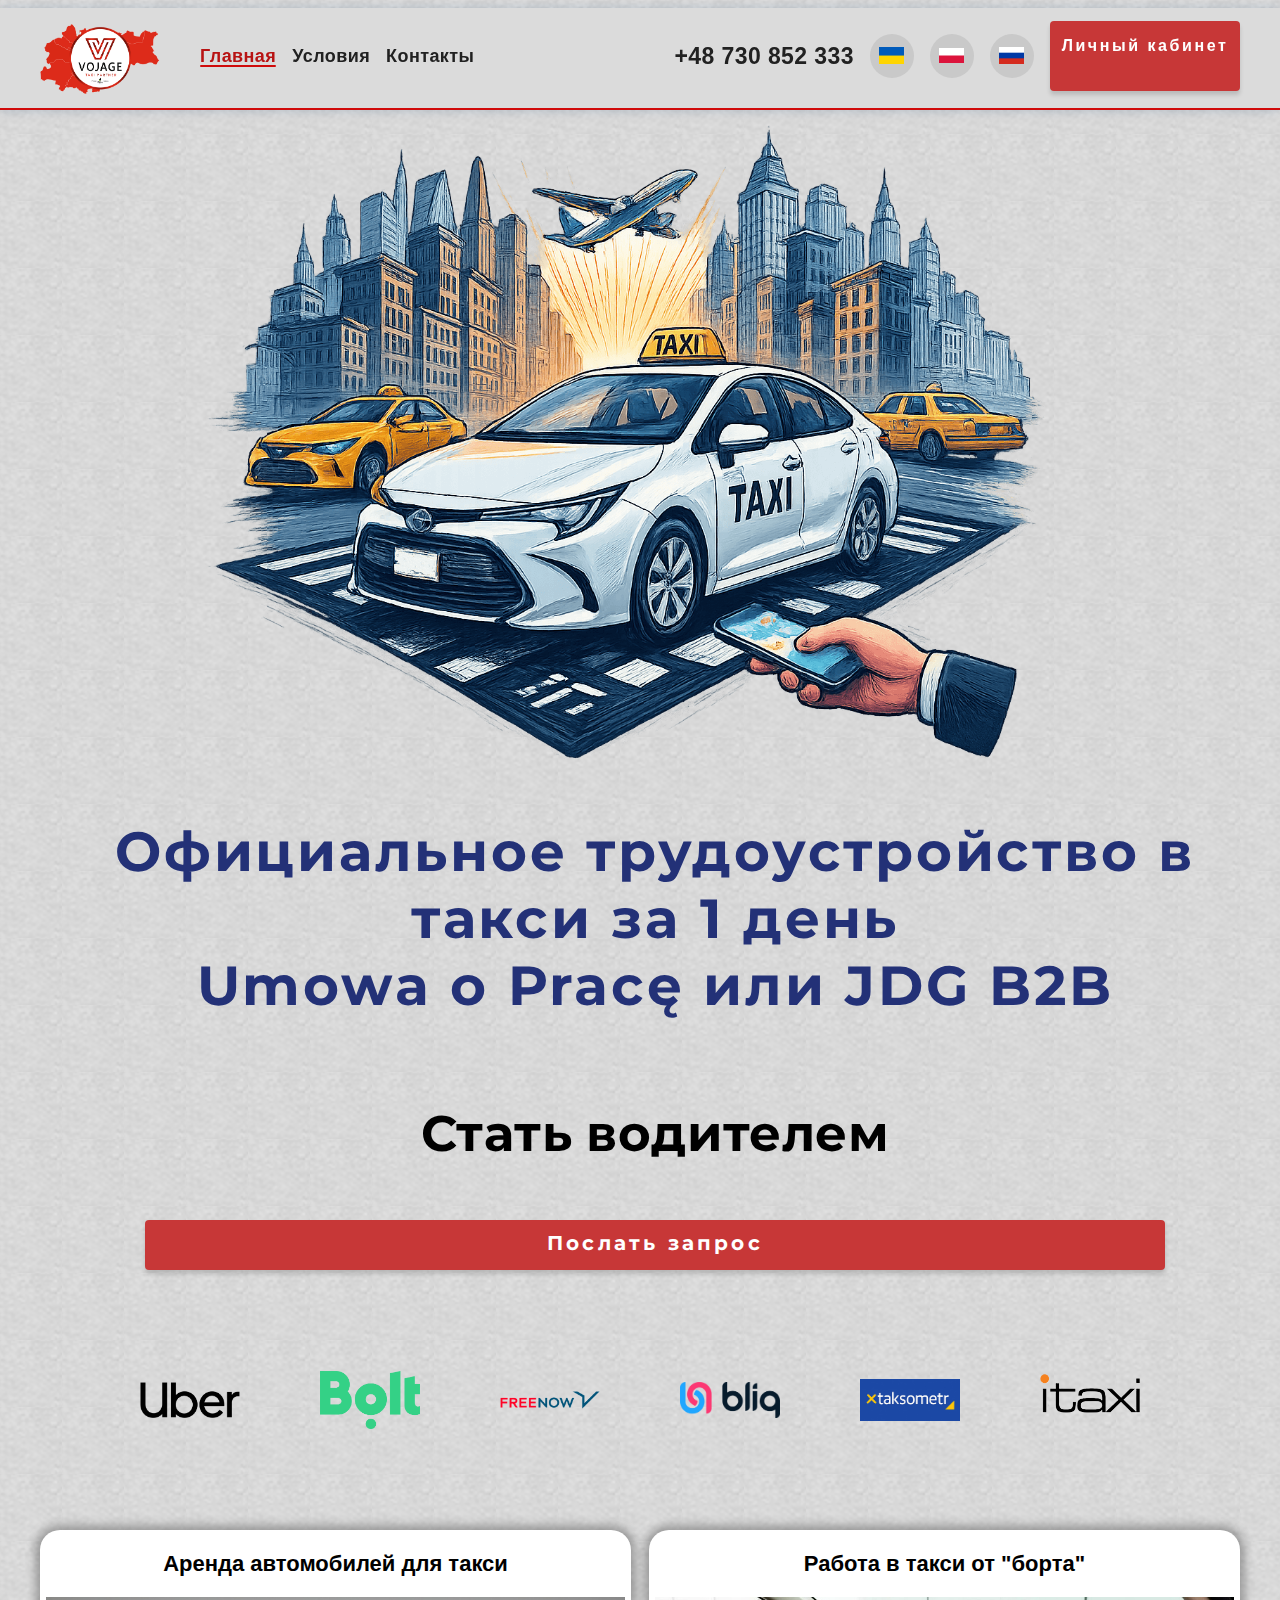
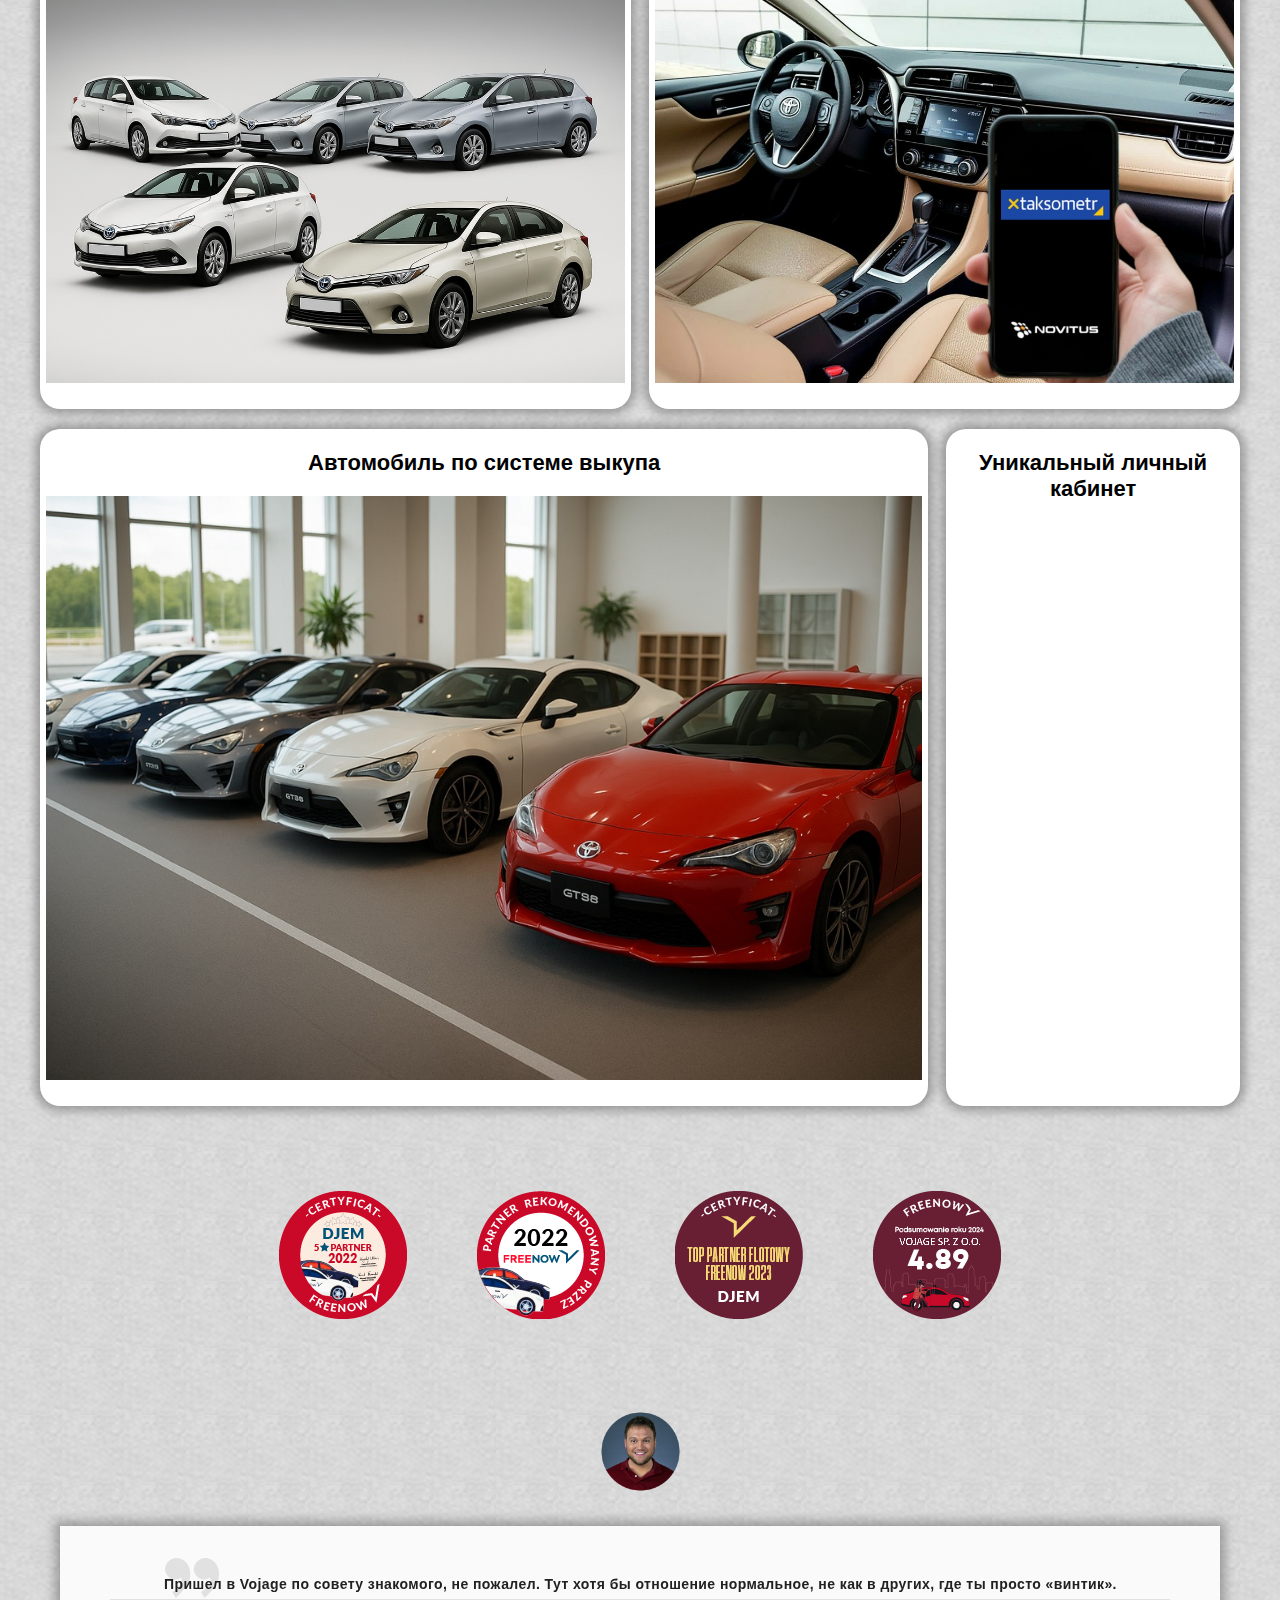
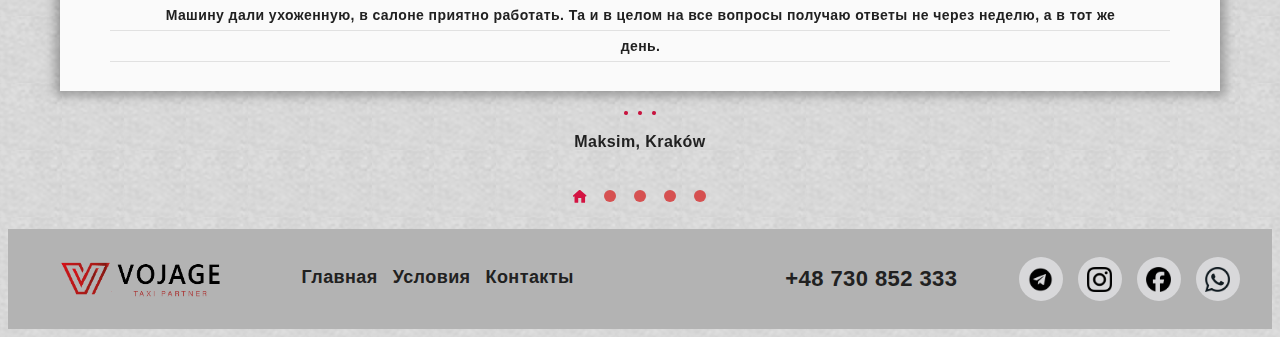
<file: index.html>
<!DOCTYPE html>
<html lang="ru">
  <head>
    <meta charset="UTF-8" />
    <meta http-equiv="X-UA-Compatible" content="IE=edge" />
    <meta name="viewport" content="width=device-width, initial-scale=1.0" />
    <link rel="preconnect" href="https://fonts.googleapis.com" />
    <link rel="preconnect" href="https://fonts.gstatic.com" crossorigin />
    <link
      href="https://fonts.googleapis.com/css2?family=Lato&family=Montserrat+Alternates:wght@900&family=Montserrat:ital,wght@0,300;0,400;0,500;0,700;1,300&display=swap"
      rel="stylesheet"
    />
    <title>Vojage</title>
    <link
      rel="stylesheet"
      href="https://cdnjs.cloudflare.com/ajax/libs/modern-normalize/1.1.0/modern-normalize.min.css"
      integrity="sha512-wpPYUAdjBVSE4KJnH1VR1HeZfpl1ub8YT/NKx4PuQ5NmX2tKuGu6U/JRp5y+Y8XG2tV+wKQpNHVUX03MfMFn9Q=="
      crossorigin="anonymous"
      referrerpolicy="no-referrer"
    />

    <!-- Link Swiper's CSS -->
    <link rel="stylesheet" href="https://unpkg.com/swiper/swiper-bundle.min.css" />
    <link rel="stylesheet" href="./css/styles.css" />
  </head>
  <body>
    <!-- Шапка сайта -->
    <header class="header sticky-header">
      <div class="container header-social">
        <div class="header-logo-content">
          <a class="header-logo" href="./index.html">
            <img src="./images/vojage2.png" width="120" lang="en" alt="Vojage" />
          </a>
        </div>
        <button type="button" class="menu-btn menu-open-btn">
          <svg class="menu-btn__icon-menu" width="60" height="60">
            <use href="./images/icons.svg#icon-menu"></use>
          </svg>
        </button>
        <ul class="header-social-list list">
          <li class="header-social-item">
            <a class="link header-social-item-link current" href="./index.html">Главная</a>
          </li>
          <li class="header-social-item">
            <a class="link header-social-item-link" href="./conditions.html">Условия</a>
          </li>
          <li class="header-social-item">
            <a class="link header-social-item-link" href="./contacts.html">Контакты</a>
          </li>
        </ul>
        <div class="header-social">
          <ul class="header-social-list list">
            <li class="header-social-item">
              <a
                class="link header-social-item-link header-social-item-link-tel"
                href="tel:+48730852333"
                >+48 730 852 333</a
              >
            </li>
            <li class="header-social-item">
              <a class="header-social-link-1 link" href="">
                <img
                  class="header-item-content-image img"
                  src="./images/ua.png"
                  width="25"
                  lang="en"
                  alt="UA"
                />
              </a>
            </li>
            <li class="header-social-item">
              <a class="header-social-link-1 link" href="">
                <img
                  class="header-item-content-image img"
                  src="./images/pl.png"
                  width="25"
                  lang="en"
                  alt="PL"
                />
              </a>
            </li>
            <li class="header-social-item">
              <a class="header-social-link-1 link" href="">
                <img
                  class="header-item-content-image img"
                  src="./images/ru.png"
                  width="25"
                  lang="en"
                  alt="RU"
                />
              </a>
            </li>
            <li class="header-social-item">
              <div class="header-social">
                <a class="header-button btn link" href="https://partner.gozko.eu/" target="_blank"
                  >Личный кабинет</a
                >
              </div>
            </li>
          </ul>
        </div>
        <div class="mob-menu is-hidden">
          <button class="menu-btn-close menu-close-btn" type="button">
            <svg class="menu-btn-close__icon-menu-close" width="60" height="60">
              <use href="./images/icons.svg#icon-menu-close"></use>
            </svg>
          </button>

          <ul class="mob-menu__navigation list">
            <li class="mob-menu__item">
              <a class="header-logo" href="./index.html">
                <img src="./images/vojage-1.png" width="250" lang="en" alt="Vojage" />
              </a>
            </li>
            <li class="mob-menu__item">
              <div class="header-social">
                <ul class="header-social-list-b list">
                  <li class="header-social-item">
                    <a class="header-social-link-1 link" href="">
                      <img
                        class="header-item-content-image img"
                        src="./images/ua.png"
                        width="25"
                        lang="en"
                        alt="UA"
                      />
                    </a>
                  </li>
                  <li class="header-social-item">
                    <a class="header-social-link-1 link" href="">
                      <img
                        class="header-item-content-image img"
                        src="./images/pl.png"
                        width="25"
                        lang="en"
                        alt="PL"
                      />
                    </a>
                  </li>
                  <li class="header-social-item">
                    <a class="header-social-link-1 link" href="">
                      <img
                        class="header-item-content-image img"
                        src="./images/ru.png"
                        width="25"
                        lang="en"
                        alt="RU"
                      />
                    </a>
                  </li>
                </ul>
              </div>
            </li>
            <li class="mob-menu__item">
              <div class="header-social">
                <a class="header-button btn link" href="https://partner.gozko.eu/" target="_blank"
                  >Личный кабинет</a
                >
              </div>
            </li>
            <li class="mob-menu__item">
              <a class="mob-menu__link link" href="./index.html">Главная</a>
            </li>
            <li class="mob-menu__item">
              <a class="mob-menu__link link" href="./conditions.html">Условия</a>
            </li>
            <li class="mob-menu__item">
              <a class="mob-menu__link mob-menu__link--current link" href="./contacts.html"
                >Контакты</a
              >
            </li>
          </ul>
          <div class="mob-menu__navigation-down">
            <ul class="mob-menu__contact-list list">
              <li class="mob-menu__item">
                <a class="mob-menu__tel link" href="tel:+48730852333">+48 730 852 333</a>
              </li>
              <li class="mob-menu__item">
                <div class="header-social">
                  <ul class="header-social-list-b list">
                    <li class="header-social-item">
                      <a class="header-social-link link" href="https://t.me/VojageKrakow">
                        <img
                          class="header-social-link-icon"
                          width="25"
                          height="25"
                          src="./images/telegram.png"
                          lang="en"
                          alt="Telegram"
                      /></a>
                    </li>
                    <li class="header-social-item">
                      <a class="header-social-link link" href="">
                        <img
                          class="header-social-link-icon"
                          width="25"
                          height="25"
                          src="./images/instagram.png"
                          lang="en"
                          alt="Instagram"
                      /></a>
                    </li>
                    <li class="header-social-item">
                      <a
                        class="header-social-link link"
                        href="https://www.facebook.com/profile.php?id=61575973259730"
                      >
                        <img
                          class="header-social-link-icon"
                          width="25"
                          height="25"
                          src="./images/facebook.png"
                          lang="en"
                          alt="Facebook"
                      /></a>
                    </li>
                    <li class="header-social-item">
                      <a class="header-social-link link" href="">
                        <img
                          class="header-social-link-icon"
                          width="25"
                          height="25"
                          src="./images/whatsapp.png"
                          lang="en"
                          alt="Whatsapp"
                      /></a>
                    </li>
                  </ul>
                </div>
              </li>
            </ul>
          </div>
        </div>
      </div>
    </header>

    <!-- Уникальный контент страницы -->

    <main>
      <section class="photo">
        <div class="container photo-stable">
          <h2 class="visually-hidden">Главное фото</h2>
          <img class="photo-item-content-image-1" src="./images/1a.png" alt="Главное фото" />
        </div>
      </section>

      <!-- Герой -->
      <section class="hero">
        <div class="container">
          <h1 class="hero-title">Официальное трудоустройство в такси за 1 день</h1>
          <p class="hero-title">
            <span lang="pl">Umowa o Pracę</span> или <span lang="en">JDG B2B</span>
          </p>
          <br />
          <br />
          <br />
          <p class="hero-p">Стать водителем</p>
          <br />
          <br />
          <div class="hero-modal hero-title">
            <button class="hero-button btn" type="button">Послать запрос</button>
          </div>
        </div>
        <div class="hero-padding"></div>
      </section>

      <!-- Партнеры -->

      <section class="partners section">
        <div class="container">
          <h2 class="visually-hidden">Партнерка</h2>
          <ul class="partners-list list">
            <li class="partners-item">
              <div class="partners-item-content">
                <img
                  class="partners-item-content-image img"
                  src="./images/uber.png"
                  alt="Сертификат 1"
                  width="100"
                />
              </div>
            </li>
            <li class="partners-item">
              <div class="partners-item-content">
                <img
                  class="partners-item-content-image img"
                  src="./images/bolt.png"
                  alt="Сертификат 2"
                  width="100"
                />
              </div>
            </li>
            <li class="partners-item">
              <div class="partners-item-content">
                <img
                  class="partners-item-content-image img"
                  src="./images/freenow.png"
                  alt="Сертификат 3"
                  width="100"
                />
              </div>
            </li>
            <li class="partners-item">
              <div class="partners-item-content">
                <img
                  class="partners-item-content-image img"
                  src="./images/bliq.png"
                  alt="Сертификат 4"
                  width="100"
                />
              </div>
            </li>
            <li class="partners-item">
              <div class="partners-item-content">
                <img
                  class="partners-item-content-image img"
                  src="./images/xtaksometr.png"
                  alt="Сертификат 5"
                  width="100"
                />
              </div>
            </li>
            <li class="partners-item">
              <div class="partners-item-content">
                <img
                  class="partners-item-content-image img"
                  src="./images/itaxi.png"
                  alt="Сертификат 6"
                  width="100"
                />
              </div>
            </li>
          </ul>
        </div>
      </section>

      <!-- Преимущества -->

      <section class="advantages section">
        <div class="container">
          <h2 class="visually-hidden">Наши преимущества</h2>
          <ul class="advantages-list list">
            <li class="advantages-item shadow-main picture__wrapper">
              <button
                class="advantages-item-content-button js-open-modal"
                type="button"
                data-modal="1"
              >
                <div>
                  <div class="advantages-item-content">
                    <h3 class="advantages-item-title">Аренда автомобилей для такси</h3>
                  </div>
                  <div class="advantages-item-1">
                    <img
                      class="advantages-item-image"
                      src="./images/foto1.jpg"
                      alt="Аренда автомобилей для такси"
                      width="550"
                    />
                  </div>
                </div>
              </button>
            </li>
            <li class="advantages-item shadow-main picture__wrapper">
              <button
                class="advantages-item-content-button js-open-modal"
                type="button"
                data-modal="2"
              >
                <div>
                  <div class="advantages-item-content">
                    <h3 class="advantages-item-title">Работа в такси от "борта"</h3>
                  </div>
                  <div class="advantages-item-1">
                    <img
                      class="advantages-item-image"
                      src="./images/foto2.jpg"
                      alt="Работа в такси от борта"
                      width="550"
                    />
                  </div>
                </div>
              </button>
            </li>
          </ul>
        </div>
      </section>
      <section class="advantages section">
        <div class="container">
          <h2 class="visually-hidden">Наши преимущества</h2>
          <ul class="advantages-list list">
            <li class="advantages-item shadow-main picture__wrapper">
              <button
                class="advantages-item-content-button js-open-modal"
                type="button"
                data-modal="3"
              >
                <div>
                  <div class="advantages-item-content">
                    <h3 class="advantages-item-title">Автомобиль по системе выкупа</h3>
                  </div>
                  <div class="advantages-item-1">
                    <img
                      class="advantages-item-image"
                      src="./images/foto3.jpg"
                      alt="Автомобиль по системе выкупа"
                      width="550"
                    />
                  </div>
                </div>
              </button>
            </li>
            <li class="advantages-item shadow-main picture__wrapper">
              <button
                class="advantages-item-content-button js-open-modal"
                type="button"
                data-modal="4"
              >
                <div>
                  <div class="advantages-item-content">
                    <h3 class="advantages-item-title">Уникальный личный кабинет</h3>
                  </div>
                  <div class="advantages-item-1">
                    <video
                      class="advantages-item-image"
                      width="550"
                      src="https://7tage.eu/wp-content/uploads/2025/01/11111112-1.mp4"
                      autoplay=""
                      muted=""
                      playsinline=""
                      loop=""
                    >
                      Your browser does not support the video tag.
                    </video>
                  </div>
                </div>
              </button>
            </li>
          </ul>
        </div>
      </section>

      <!-- Сертификаты -->

      <section class="certificates section">
        <div class="container">
          <h2 class="visually-hidden">Сертификаты</h2>
          <ul class="certificates-list list">
            <li class="certificates-item">
              <div class="certificates-item-content">
                <img
                  class="certificates-item-content-image"
                  src="./images/partner1.png"
                  alt="Сертификат 1"
                />
              </div>
            </li>
            <li class="certificates-item">
              <div class="certificates-item-content">
                <img
                  class="certificates-item-content-image"
                  src="./images/partner2.png"
                  alt="Сертификат 2"
                />
              </div>
            </li>
            <li class="certificates-item">
              <div class="certificates-item-content">
                <img
                  class="certificates-item-content-image"
                  src="./images/partner3.png"
                  alt="Сертификат 3"
                />
              </div>
            </li>
            <li class="certificates-item">
              <div class="certificates-item-content">
                <img
                  class="certificates-item-content-image"
                  src="./images/partner4.png"
                  alt="Сертификат 4"
                />
              </div>
            </li>
          </ul>
        </div>
      </section>

      <!-- Отзывы -->

      <section class="section section__customers">
        <div class="container">
          <h2 class="visually-hidden">Отзывы</h2>

          <div class="swiper mySwiper">
            <div class="swiper-wrapper">
              <article class="swiper-slide">
                <h3 class="visually-hidden">Слайдер 1</h3>
                <div class="swiper-slide__position">
                  <img
                    class="swiper-slide__img"
                    srcset="./images/testimonial-1.png"
                    src="/images/testimonial-1.png"
                    alt="Фото отзыв"
                    width="85"
                  />
                </div>
                <div class="testimonial">
                  <div class="testimonial__wrapper">
                    <p class="testimonial__text">
                      Пришел в Vojage по совету знакомого, не пожалел. Тут хотя бы отношение
                      нормальное, не как в других, где ты просто «винтик». Машину дали ухоженную, в
                      салоне приятно работать. Та и в целом на все вопросы получаю ответы не через
                      неделю, а в тот же день.
                    </p>
                  </div>
                </div>
                <p class="testimonial__name" lang="pl">Maksim, Kraków</p>
              </article>

              <article class="swiper-slide">
                <h3 class="visually-hidden">Слайдер 2</h3>
                <div class="swiper-slide__position">
                  <img
                    class="swiper-slide__img"
                    srcset="./images/testimonial-2.png"
                    src="/images/testimonial-2.png"
                    alt="Фото отзыв"
                    width="85"
                  />
                </div>
                <div class="testimonial">
                  <div class="testimonial__wrapper">
                    <p class="testimonial__text">
                      Работаю уже почти год, и пока не думаю менять. Условия устраивают, всё
                      по-честному. В Кракове особенно круто работать, если находишь общий язык с
                      клиентами, особенно с иностранцами, по таксометру тарифы лучше всего)
                    </p>
                  </div>
                </div>
                <p class="testimonial__name">Oleg, Kraków</p>
              </article>

              <article class="swiper-slide">
                <h3 class="visually-hidden">Слайдер 3</h3>
                <div class="swiper-slide__position">
                  <img
                    class="swiper-slide__img"
                    srcset="./images/testimonial-3.png"
                    src="./images/testimonial-3.png"
                    alt="Фото отзыв"
                    width="85"
                  />
                </div>
                <div class="testimonial">
                  <div class="testimonial__wrapper">
                    <p class="testimonial__text">
                      Скажу честно, достаточно фирм поменял, как минимум из-за плохого мягко говоря
                      отношения, тут же и связь с менеджером всегда есть, в критический ситуациях
                      всегда можно набрать попросить помощь, трудоустраивают и выпускают на линию
                      быстро, и на кофе хоть каждый можно приезжать просто так😂
                    </p>
                  </div>
                </div>
                <p class="testimonial__name" lang="pl">Aleksandr, Gdynia</p>
              </article>

              <article class="swiper-slide">
                <h3 class="visually-hidden">Слайдер 4</h3>
                <div class="swiper-slide__position">
                  <img
                    class="swiper-slide__img"
                    srcset="./images/testimonial-4.png"
                    src="./images/testimonial-4.png"
                    alt="Фото отзыв"
                    width="85"
                  />
                </div>
                <div class="testimonial">
                  <div class="testimonial__wrapper">
                    <p class="testimonial__text">
                      О партнёре узнал от знакомого, работаю в такси не первый год в Кракове, решил
                      попробовать перейти к ним. Скажу так, проблем на данном этапе не было,
                      терпения у менеджера отличное, так как мне нужно иногда и 10 раз повторить или
                      напомнить о чём-то) Крутая вещь таксометр, по нему кто умеет работать, очень
                      облегчит заработок) от себя рекомендую партнёра, надеюсь в том же духе всё
                      будет оставаться)
                    </p>
                  </div>
                </div>
                <p class="testimonial__name" lang="pl">Igor, Kraków</p>
              </article>

              <article class="swiper-slide">
                <h3 class="visually-hidden">Слайдер 5</h3>
                <div class="swiper-slide__position">
                  <img
                    class="swiper-slide__img"
                    srcset="./images/testimonial-5.png"
                    src="./images/testimonial-5.png"
                    alt="Фото отзыв"
                    width="85"
                  />
                </div>
                <div class="testimonial">
                  <div class="testimonial__wrapper">
                    <p class="testimonial__text">
                      Пришёл на работать на Вояж, потому что есть
                      <span lang="en">umowa o prace</span>, для меня это важный был пункт. Помогли с
                      картой побыту, по многим вопросам обращался к менеджеру, много нюансов для
                      себя лично узнал, та и в целом коммуникацией очень доволен.
                    </p>
                  </div>
                </div>
                <p class="testimonial__name" lang="pl">Stas, Gdańsk</p>
              </article>
            </div>
            <div class="swiper-pagination"></div>
          </div>
        </div>
      </section>
    </main>

    <!-- Футер -->

    <footer class="footer">
      <div class="container footer-social">
        <div class="footer-logo-content">
          <a class="footer-logo" href="./index.html">
            <img src="./images/vojage-1.png" width="200" lang="en" alt="Vojage" />
          </a>
        </div>
        <ul class="footer-social-list-a list">
          <li class="footer-social-item">
            <a class="link footer-social-item-link" href="./index.html">Главная</a>
          </li>
          <li class="footer-social-item">
            <a class="link footer-social-item-link" href="./conditions.html">Условия</a>
          </li>
          <li class="footer-social-item">
            <a class="link footer-social-item-link" href="./contacts.html">Контакты</a>
          </li>
        </ul>
        <div class="footer-social-item-tel">
          <a class="link footer-social-item-link" href="tel:+48730852333">+48 730 852 333</a>
        </div>
        <div class="footer-social">
          <ul class="footer-social-list-b list">
            <li class="footer-social-item">
              <a class="footer-social-link link" href="https://t.me/VojageKrakow">
                <img
                  class="footer-social-link-icon"
                  width="25"
                  height="25"
                  src="./images/telegram.png"
                  lang="en"
                  alt="Telegram"
                />
              </a>
            </li>
            <li class="footer-social-item">
              <a class="footer-social-link link" href="">
                <img
                  class="footer-social-link-icon"
                  width="25"
                  height="25"
                  src="./images/instagram.png"
                  lang="en"
                  alt="Instagram"
                />
              </a>
            </li>
            <li class="footer-social-item">
              <a
                class="footer-social-link link"
                href="https://www.facebook.com/profile.php?id=61575973259730"
              >
                <img
                  class="footer-social-link-icon"
                  width="25"
                  height="25"
                  src="./images/facebook.png"
                  lang="en"
                  alt="Facebook"
                />
              </a>
            </li>
            <li class="footer-social-item">
              <a class="footer-social-link link" href="">
                <img
                  class="footer-social-link-icon"
                  width="25"
                  height="25"
                  src="./images/whatsapp.png"
                  lang="en"
                  alt="Whatsapp"
                />
              </a>
            </li>
          </ul>
        </div>
      </div>
    </footer>

    <div class="modal" data-modal="1">
      <svg class="modal__cross js-modal-close" width="11" height="11">
        <use href="./images/icons.svg#icon-close"></use>
      </svg>

      <div class="modal-position">
        <h3 class="advantages-item-title">Аренда автомобилей для такси</h3>
        <img class="modal-img" src="./images/foto1.jpg" alt="Аренда автомобилей для такси" />
        <div class="little-text">
          <p class="margin">
            <span lang="en"><strong>Vojage Partner</strong></span> предлагает надёжные и выгодные
            условия аренды автомобилей для водителей такси по всей Польше.
          </p>

          <p class="margin"><strong>Широкий выбор гибридных автомобилей</strong></p>
          <p class="margin">
            Мы предоставляем большой ассортимент современных гибридных авто, полностью
            соответствующих требованиям такси-сервисов. Эти модели обеспечивают экономичную
            эксплуатацию и комфорт в работе.
          </p>

          <p class="margin"><strong>Без залога</strong></p>
          <p class="margin">
            Для аренды автомобиля не требуется залог. Всё, что необходимо —
            <strong>разовая оплата недельной аренды.</strong> Цены начинаются от
            <strong>600 <span>zł</span></strong> в неделю.
          </p>

          <p class="margin"><strong>Автопарк в проверенном техническом состоянии</strong></p>
          <p class="margin">
            Все автомобили проходят регулярное техническое обслуживание. Мы гарантируем надёжность
            наших транспортных средств и предоставляем круглосуточную поддержку водителей, включая
            помощь при ДТП, неисправностях и других внештатных ситуациях.
          </p>
        </div>
      </div>
    </div>
    <div class="modal" data-modal="2">
      <svg class="modal__cross js-modal-close" width="11" height="11">
        <use href="./images/icons.svg#icon-close"></use>
      </svg>

      <div class="modal-position">
        <h3 class="advantages-item-title">Работа в такси от "борта"</h3>
        <img class="modal-img" src="./images/foto2.jpg" alt="Работа в такси от борта" />
        <div class="little-text">
          <ul class="list">
            <li class="margin">
              <p>
                <strong
                  >Возможность принимать пассажиров с улицы без предварительного заказа через
                  приложение.</strong
                >
              </p>
              <p>Оплата возможна как наличными, так и банковской картой.</p>
            </li>
            <li class="margin">
              <p>
                Отсутствует необходимость в покупке дорогостоящего оборудования, такого как
                таксометры и кассовые аппараты — достаточно смартфона с установленным приложением.
              </p>
            </li>
            <li class="margin">
              <p>
                Фискальные чеки автоматически отправляются клиенту по SMS или электронной почте. При
                необходимости возможно подключение фискального принтера для выдачи бумажных чеков.
              </p>
            </li>
            <li>
              <p>
                Решение основано на одном из самых популярных и высоко оценённых среди водителей
                приложений — <span lang="en"><strong>xTaksometr</strong></span
                >, сертифицированном в Польше.
              </p>
            </li>
          </ul>
        </div>
      </div>
    </div>

    <div class="modal" data-modal="3">
      <svg class="modal__cross js-modal-close" width="11" height="11">
        <use href="./images/icons.svg#icon-close"></use>
      </svg>

      <div class="modal-position">
        <h3 class="advantages-item-title">Автомобиль по системе выкупа</h3>
        <img class="modal-img" src="./images/foto3.jpg" alt="Автомобиль по системе выкупа" />
        <div class="little-text">
          <p>Предлагаем автомобили с возможностью выкупа на следующих условиях:</p>
          <br />
          <ul class="conditions-ul-2">
            <li><strong>Первоначальный взнос</strong> — от 10% от стоимости автомобиля.</li>
            <li>
              <strong>Включение автомобиля в «ПУЛ»</strong>, что позволяет отказаться от
              обязательного страхования через АС.
            </li>
            <li><strong>Гибкая система выпла</strong> — еженедельные платежи.</li>
            <li><strong>Возможность платежной паузы</strong> — до 4 недель.</li>
            <li>
              <strong>Срок выкупа</strong> — от 6 месяцев до 2 лет (в зависимости от условий,
              установленных собственником автомобиля)
            </li>
            <li>
              <strong>Передача лизинга</strong> — в случае невозможности дальнейших выплат
              предоставляется возможность переоформления автомобиля на другого водителя (в течение 2
              недель).
            </li>
            <li>
              <strong>Техническое обслуживание и контроль</strong> — осуществляется через платформу
              *Vojage Partner*.
            </li>
          </ul>
        </div>
      </div>
    </div>

    <div class="modal" data-modal="4">
      <svg class="modal__cross js-modal-close" width="11" height="11">
        <use href="./images/icons.svg#icon-close"></use>
      </svg>

      <div class="modal-position">
        <h3 class="advantages-item-title">Уникальный личный кабинет</h3>
        <video
          class="modal-img"
          width="550"
          src="https://7tage.eu/wp-content/uploads/2025/01/11111112-1.mp4"
          autoplay=""
          muted=""
          playsinline=""
          loop=""
        >
          Your browser does not support the video tag.
        </video>
        <div class="little-text">
          <p>
            <strong
              >Личный кабинет водителя с расширенным функционалом — это полнофункциональное
              программное решение, которое постоянно совершенствуется с учетом потребностей
              пользователей.</strong
            >
          </p>
          <br />
          <p>Платформа предоставляет:</p>
          <br />
          <ul class="conditions-ul-2">
            <li>Полный контроль над доходами.</li>
            <li>Развернутую и прозрачную статистику в реальном времени.</li>
            <li>Историю начислений и выплат.</li>
            <li>Подробную структуру расходов (включая налоги, аренду, топливо и прочее).</li>
            <li>Функцию отложенного баланса для снижения текущей финансовой нагрузки.</li>
            <li>
              А также множество других инструментов для эффективного управления доходами и
              расходами.
            </li>
          </ul>
        </div>
      </div>
    </div>

    <script src="https://unpkg.com/swiper/swiper-bundle.min.js"></script>
    <script src="./js/swiper.js"></script>
    <script src="./js/modal.js"></script>
    <script src="./js/menu.js"></script>
  </body>
</html>
</file>
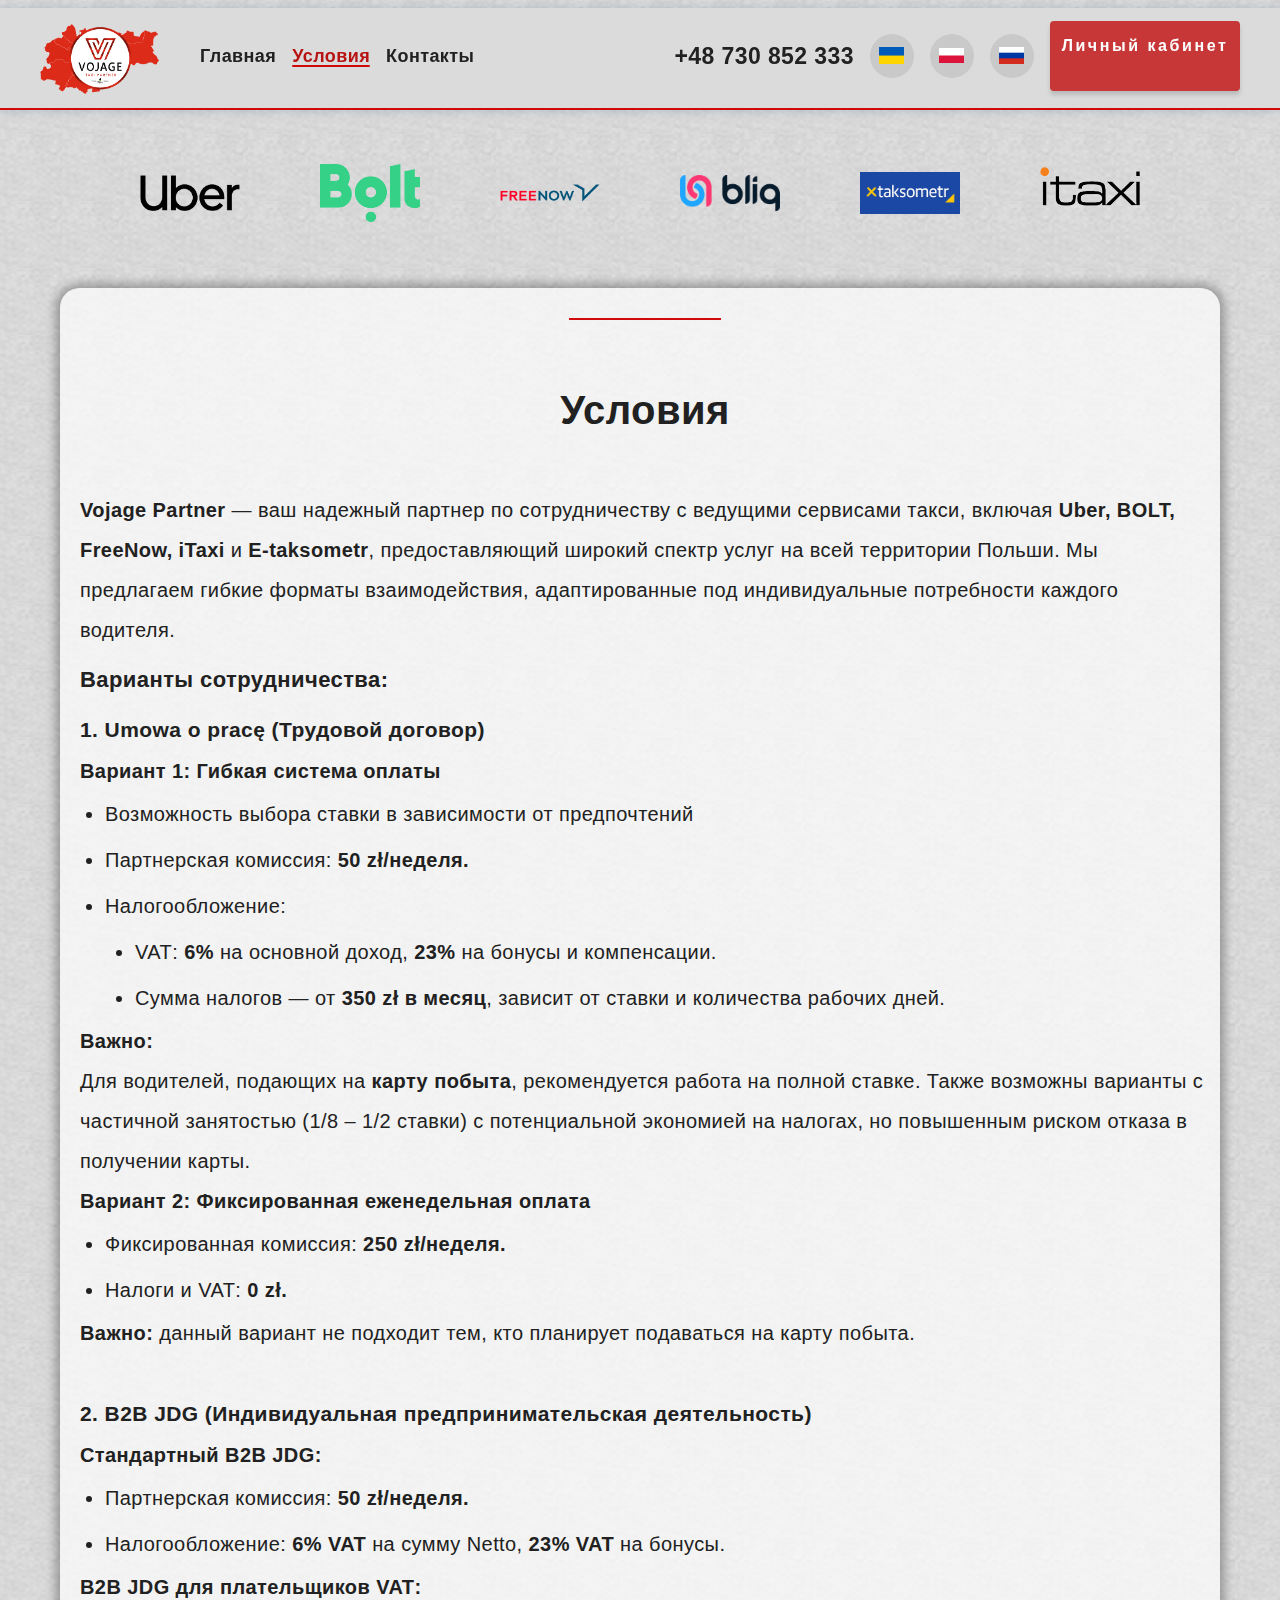
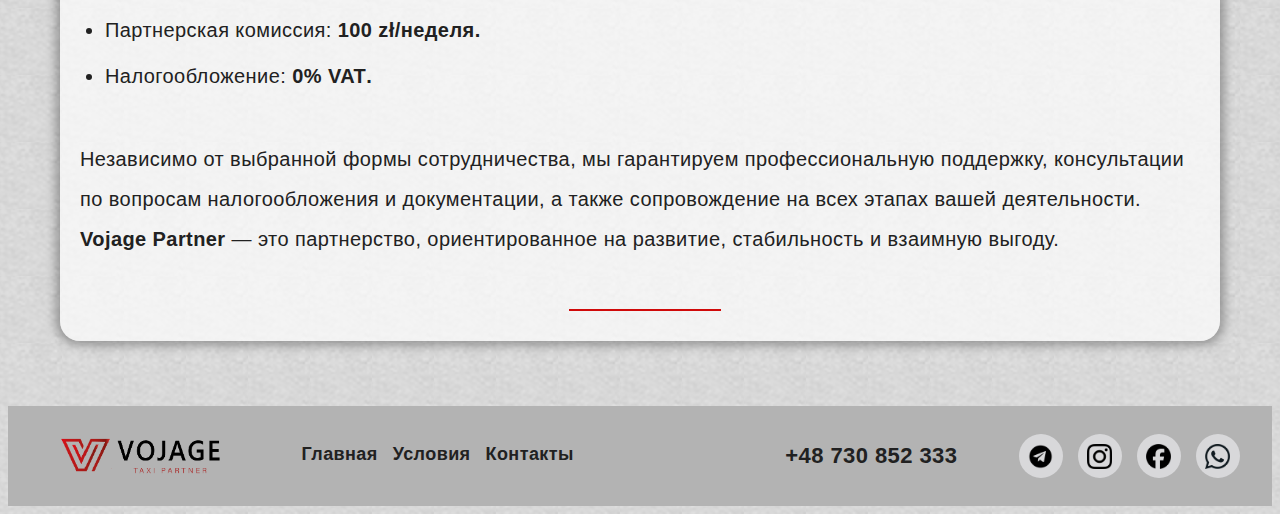
<file: conditions.html>
<!DOCTYPE html>
<html lang="ru">
  <head>
    <meta charset="UTF-8" />
    <meta http-equiv="X-UA-Compatible" content="IE=edge" />
    <meta name="viewport" content="width=device-width, initial-scale=1.0" />
    <link rel="preconnect" href="https://fonts.googleapis.com" />
    <link rel="preconnect" href="https://fonts.gstatic.com" crossorigin />
    <link
      href="https://fonts.googleapis.com/css2?family=Lato&family=Montserrat+Alternates:wght@900&family=Montserrat:ital,wght@0,300;0,400;0,500;0,700;1,300&display=swap"
      rel="stylesheet"
    />
    <title>Vojage</title>
    <link
      rel="stylesheet"
      href="https://cdnjs.cloudflare.com/ajax/libs/modern-normalize/1.1.0/modern-normalize.min.css"
      integrity="sha512-wpPYUAdjBVSE4KJnH1VR1HeZfpl1ub8YT/NKx4PuQ5NmX2tKuGu6U/JRp5y+Y8XG2tV+wKQpNHVUX03MfMFn9Q=="
      crossorigin="anonymous"
      referrerpolicy="no-referrer"
    />
    <link rel="stylesheet" href="./css/styles.css" />
  </head>
  <body>
    <!-- Шапка сайта -->
    <header class="header sticky-header">
      <div class="container header-social">
        <div class="header-logo-content">
          <a class="header-logo" href="./index.html">
            <img src="./images/vojage2.png" width="120" lang="en" alt="Vojage" />
          </a>
        </div>
        <button type="button" class="menu-btn menu-open-btn">
          <svg class="menu-btn__icon-menu" width="60" height="60">
            <use href="./images/icons.svg#icon-menu"></use>
          </svg>
        </button>
        <ul class="header-social-list list">
          <li class="header-social-item">
            <a class="link header-social-item-link" href="./index.html">Главная</a>
          </li>
          <li class="header-social-item">
            <a class="link header-social-item-link current" href="./conditions.html">Условия</a>
          </li>
          <li class="header-social-item">
            <a class="link header-social-item-link" href="./contacts.html">Контакты</a>
          </li>
        </ul>
        <div class="header-social">
          <ul class="header-social-list list">
            <li class="header-social-item">
              <a
                class="link header-social-item-link header-social-item-link-tel"
                href="tel:+48730852333"
                >+48 730 852 333</a
              >
            </li>
            <li class="header-social-item">
              <a class="header-social-link-1 link" href="">
                <img
                  class="header-item-content-image img"
                  src="./images/ua.png"
                  width="25"
                  lang="en"
                  alt="UA"
                />
              </a>
            </li>
            <li class="header-social-item">
              <a class="header-social-link-1 link" href="">
                <img
                  class="header-item-content-image img"
                  src="./images/pl.png"
                  width="25"
                  lang="en"
                  alt="PL"
                />
              </a>
            </li>
            <li class="header-social-item">
              <a class="header-social-link-1 link" href="">
                <img
                  class="header-item-content-image img"
                  src="./images/ru.png"
                  width="25"
                  lang="en"
                  alt="RU"
                />
              </a>
            </li>
            <li class="header-social-item">
              <div class="header-social">
                <a class="header-button btn link" href="https://partner.gozko.eu/" target="_blank"
                  >Личный кабинет</a
                >
              </div>
            </li>
          </ul>
        </div>
        <div class="mob-menu is-hidden">
          <button class="menu-btn-close menu-close-btn" type="button">
            <svg class="menu-btn-close__icon-menu-close" width="60" height="60">
              <use href="./images/icons.svg#icon-menu-close"></use>
            </svg>
          </button>

          <ul class="mob-menu__navigation list">
            <li class="mob-menu__item">
              <a class="header-logo" href="./index.html">
                <img src="./images/vojage-1.png" width="250" lang="en" alt="Vojage" />
              </a>
            </li>
            <li class="mob-menu__item">
              <div class="header-social">
                <ul class="header-social-list-b list">
                  <li class="header-social-item">
                    <a class="header-social-link-1 link" href="">
                      <img
                        class="header-item-content-image img"
                        src="./images/ua.png"
                        width="25"
                        lang="en"
                        alt="UA"
                      />
                    </a>
                  </li>
                  <li class="header-social-item">
                    <a class="header-social-link-1 link" href="">
                      <img
                        class="header-item-content-image img"
                        src="./images/pl.png"
                        width="25"
                        lang="en"
                        alt="PL"
                      />
                    </a>
                  </li>
                  <li class="header-social-item">
                    <a class="header-social-link-1 link" href="">
                      <img
                        class="header-item-content-image img"
                        src="./images/ru.png"
                        width="25"
                        lang="en"
                        alt="RU"
                      />
                    </a>
                  </li>
                </ul>
              </div>
            </li>
            <li class="mob-menu__item">
              <div class="header-social">
                <a class="header-button btn link" href="https://partner.gozko.eu/" target="_blank"
                  >Личный кабинет</a
                >
              </div>
            </li>
            <li class="mob-menu__item">
              <a class="mob-menu__link link" href="./index.html">Главная</a>
            </li>
            <li class="mob-menu__item">
              <a class="mob-menu__link link" href="./conditions.html">Условия</a>
            </li>
            <li class="mob-menu__item">
              <a class="mob-menu__link mob-menu__link--current link" href="./contacts.html"
                >Контакты</a
              >
            </li>
          </ul>
          <div class="mob-menu__navigation-down">
            <ul class="mob-menu__contact-list list">
              <li class="mob-menu__item">
                <a class="mob-menu__tel link" href="tel:+48730852333">+48 730 852 333</a>
              </li>
              <li class="mob-menu__item">
                <div class="header-social">
                  <ul class="header-social-list-b list">
                    <li class="header-social-item">
                      <a class="header-social-link link" href="https://t.me/VojageKrakow">
                        <img
                          class="header-social-link-icon"
                          width="25"
                          height="25"
                          src="./images/telegram.png"
                          lang="en"
                          alt="Telegram"
                      /></a>
                    </li>
                    <li class="header-social-item">
                      <a class="header-social-link link" href="">
                        <img
                          class="header-social-link-icon"
                          width="25"
                          height="25"
                          src="./images/instagram.png"
                          lang="en"
                          alt="Instagram"
                      /></a>
                    </li>
                    <li class="header-social-item">
                      <a
                        class="header-social-link link"
                        href="https://www.facebook.com/profile.php?id=61575973259730"
                      >
                        <img
                          class="header-social-link-icon"
                          width="25"
                          height="25"
                          src="./images/facebook.png"
                          lang="en"
                          alt="Facebook"
                      /></a>
                    </li>
                    <li class="header-social-item">
                      <a class="header-social-link link" href="">
                        <img
                          class="header-social-link-icon"
                          width="25"
                          height="25"
                          src="./images/whatsapp.png"
                          lang="en"
                          alt="Whatsapp"
                      /></a>
                    </li>
                  </ul>
                </div>
              </li>
            </ul>
          </div>
        </div>
      </div>
    </header>

    <!-- Уникальный контент страницы -->
    <main>
      <section class="partners-1 section">
        <div class="container">
          <h2 class="visually-hidden">Партнерка</h2>
          <ul class="partners-list list">
            <li class="partners-item">
              <div class="partners-item-content">
                <img
                  class="partners-item-content-image img"
                  src="./images/uber.png"
                  alt="Сертификат 1"
                  width="100"
                />
              </div>
            </li>
            <li class="partners-item">
              <div class="partners-item-content">
                <img
                  class="partners-item-content-image img"
                  src="./images/bolt.png"
                  alt="Сертификат 2"
                  width="100"
                />
              </div>
            </li>
            <li class="partners-item">
              <div class="partners-item-content">
                <img
                  class="partners-item-content-image img"
                  src="./images/freenow.png"
                  alt="Сертификат 3"
                  width="100"
                />
              </div>
            </li>
            <li class="partners-item">
              <div class="partners-item-content">
                <img
                  class="partners-item-content-image img"
                  src="./images/bliq.png"
                  alt="Сертификат 4"
                  width="100"
                />
              </div>
            </li>
            <li class="partners-item">
              <div class="partners-item-content">
                <img
                  class="partners-item-content-image img"
                  src="./images/xtaksometr.png"
                  alt="Сертификат 5"
                  width="100"
                />
              </div>
            </li>
            <li class="partners-item">
              <div class="partners-item-content">
                <img
                  class="partners-item-content-image img"
                  src="./images/itaxi.png"
                  alt="Сертификат 6"
                  width="100"
                />
              </div>
            </li>
          </ul>
        </div>
      </section>
      <section class="conditions section">
        <div class="container">
          <div class="conditions-item shadow-main position">
            <hr align="center" width="150" size="2" color="#d00a0a" />
            <br />

            <h1 align="center">Условия</h1>
            <br />

            <p>
              <span lang="en"><strong>Vojage Partner</strong></span> — ваш надежный партнер по
              сотрудничеству с ведущими сервисами такси, включая
              <span lang="en"><strong>Uber, BOLT, FreeNow, iTaxi</strong></span> и
              <span lang="en"><strong>E-taksometr</strong></span
              >, предоставляющий широкий спектр услуг на всей территории Польши. Мы предлагаем
              гибкие форматы взаимодействия, адаптированные под индивидуальные потребности каждого
              водителя.
            </p>
            <p class="big-text"><strong>Варианты сотрудничества:</strong></p>
            <p class="big-text-1">
              <strong>1. <span lang="pl">Umowa o pracę</span> (Трудовой договор)</strong>
            </p>
            <p><strong>Вариант 1: Гибкая система оплаты</strong></p>
            <ul class="conditions-ul">
              <li class="">Возможность выбора ставки в зависимости от предпочтений</li>
              <li class="">
                Партнерская комиссия: <strong>50 <span lang="pl">zł</span>/неделя.</strong>
              </li>
              <li class="">Налогообложение:</li>
            </ul>
            <ul class="conditions-ul-1">
              <li class="">
                <span lang="en">VAT</span>: <strong>6%</strong> на основной доход,
                <strong>23%</strong> на бонусы и компенсации.
              </li>
              <li class="">
                Сумма налогов — от <strong>350 <span lang="pl">zł</span> в месяц</strong>, зависит
                от ставки и количества рабочих дней.
              </li>
            </ul>
            <p><strong>Важно:</strong></p>
            <p>
              Для водителей, подающих на <strong>карту побыта</strong>, рекомендуется работа на
              полной ставке. Также возможны варианты с частичной занятостью (1/8 – 1/2 ставки) с
              потенциальной экономией на налогах, но повышенным риском отказа в получении карты.
            </p>
            <p><strong>Вариант 2: Фиксированная еженедельная оплата</strong></p>
            <ul class="conditions-ul">
              <li class="">
                Фиксированная комиссия: <strong>250 <span lang="pl">zł</span>/неделя.</strong>
              </li>
              <li class="">
                Налоги и <span lang="en">VAT</span>: <strong>0 <span lang="pl">zł</span>.</strong>
              </li>
            </ul>
            <p>
              <strong>Важно:</strong> данный вариант не подходит тем, кто планирует подаваться на
              карту побыта.
            </p>
            <br />
            <p class="big-text-1">
              <strong
                >2. <span lang="en">B2B JDG</span> (Индивидуальная предпринимательская
                деятельность)</strong
              >
            </p>
            <p>
              <strong>Стандартный <span lang="en">B2B JDG:</span></strong>
            </p>
            <ul class="conditions-ul">
              <li class="">
                Партнерская комиссия: <strong>50 <span lang="pl">zł</span>/неделя.</strong>
              </li>
              <li class="">
                Налогообложение: <strong>6% <span lang="en">VAT</span></strong> на сумму
                <span lang="en">Netto, <strong>23% VAT</strong></span> на бонусы.
              </li>
            </ul>
            <p>
              <strong
                ><span lang="en">B2B JDG</span> для плательщиков <span lang="en">VAT</span>:</strong
              >
            </p>
            <ul class="conditions-ul">
              <li class="">
                Партнерская комиссия: <strong>100 <span lang="pl">zł</span>/неделя.</strong>
              </li>
              <li class="">
                Налогообложение: <strong>0% <span lang="en">VAT</span>.</strong>
              </li>
            </ul>
            <br />
            <p>
              Независимо от выбранной формы сотрудничества, мы гарантируем профессиональную
              поддержку, консультации по вопросам налогообложения и документации, а также
              сопровождение на всех этапах вашей деятельности.
            </p>
            <p>
              <span lang="en"><strong>Vojage Partner</strong></span> — это партнерство,
              ориентированное на развитие, стабильность и взаимную выгоду.
            </p>
            <br />
            <hr align="center" width="150" size="2" color="#d00a0a" />
          </div>
        </div>
      </section>
    </main>

    <!-- Футер -->

    <footer class="footer">
      <div class="container footer-social">
        <div class="footer-logo-content">
          <a class="footer-logo" href="./index.html">
            <img src="./images/vojage-1.png" width="200" lang="en" alt="Vojage" />
          </a>
        </div>
        <ul class="footer-social-list-a list">
          <li class="footer-social-item">
            <a class="link footer-social-item-link" href="./index.html">Главная</a>
          </li>
          <li class="footer-social-item">
            <a class="link footer-social-item-link" href="./conditions.html">Условия</a>
          </li>
          <li class="footer-social-item">
            <a class="link footer-social-item-link" href="./contacts.html">Контакты</a>
          </li>
        </ul>
        <div class="footer-social-item-tel">
          <a class="link footer-social-item-link" href="tel:+48730852333">+48 730 852 333</a>
        </div>
        <div class="footer-social">
          <ul class="footer-social-list-b list">
            <li class="footer-social-item">
              <a class="footer-social-link link" href="https://t.me/VojageKrakow">
                <img
                  class="footer-social-link-icon"
                  width="25"
                  height="25"
                  src="./images/telegram.png"
                  lang="en"
                  alt="Telegram"
                />
              </a>
            </li>
            <li class="footer-social-item">
              <a class="footer-social-link link" href="">
                <img
                  class="footer-social-link-icon"
                  width="25"
                  height="25"
                  src="./images/instagram.png"
                  lang="en"
                  alt="Instagram"
                />
              </a>
            </li>
            <li class="footer-social-item">
              <a
                class="footer-social-link link"
                href="https://www.facebook.com/profile.php?id=61575973259730"
              >
                <img
                  class="footer-social-link-icon"
                  width="25"
                  height="25"
                  src="./images/facebook.png"
                  lang="en"
                  alt="Facebook"
                />
              </a>
            </li>
            <li class="footer-social-item">
              <a class="footer-social-link link" href="">
                <img
                  class="footer-social-link-icon"
                  width="25"
                  height="25"
                  src="./images/whatsapp.png"
                  lang="en"
                  alt="Whatsapp"
                />
              </a>
            </li>
          </ul>
        </div>
      </div>
    </footer>
    <script src="./js/menu.js"></script>
  </body>
</html>
</file>
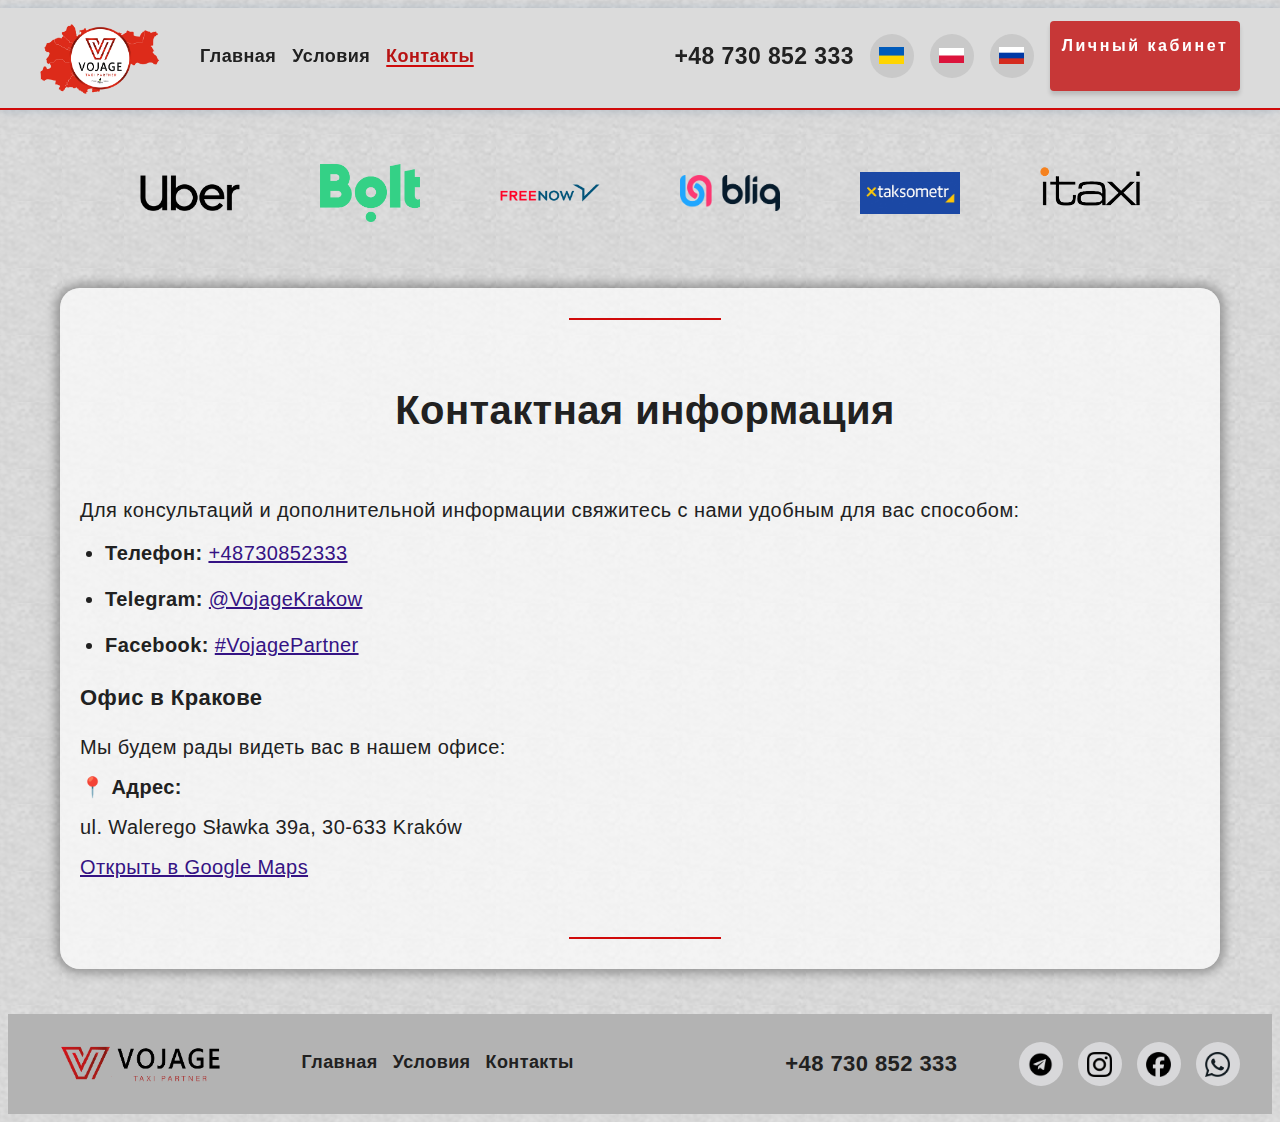
<file: contacts.html>
<!DOCTYPE html>
<html lang="ru">
  <head>
    <meta charset="UTF-8" />
    <meta http-equiv="X-UA-Compatible" content="IE=edge" />
    <meta name="viewport" content="width=device-width, initial-scale=1.0" />
    <link rel="preconnect" href="https://fonts.googleapis.com" />
    <link rel="preconnect" href="https://fonts.gstatic.com" crossorigin />
    <link
      href="https://fonts.googleapis.com/css2?family=Lato&family=Montserrat+Alternates:wght@900&family=Montserrat:ital,wght@0,300;0,400;0,500;0,700;1,300&display=swap"
      rel="stylesheet"
    />
    <title>Vojage</title>
    <link
      rel="stylesheet"
      href="https://cdnjs.cloudflare.com/ajax/libs/modern-normalize/1.1.0/modern-normalize.min.css"
      integrity="sha512-wpPYUAdjBVSE4KJnH1VR1HeZfpl1ub8YT/NKx4PuQ5NmX2tKuGu6U/JRp5y+Y8XG2tV+wKQpNHVUX03MfMFn9Q=="
      crossorigin="anonymous"
      referrerpolicy="no-referrer"
    />
    <link rel="stylesheet" href="./css/styles.css" />
  </head>
  <body>
    <!-- Шапка сайта -->
    <header class="header sticky-header">
      <div class="container header-social">
        <div class="header-logo-content">
          <a class="header-logo" href="./index.html">
            <img src="./images/vojage2.png" width="120" lang="en" alt="Vojage" />
          </a>
        </div>
        <button type="button" class="menu-btn menu-open-btn">
          <svg class="menu-btn__icon-menu" width="60" height="60">
            <use href="./images/icons.svg#icon-menu"></use>
          </svg>
        </button>
        <ul class="header-social-list list">
          <li class="header-social-item">
            <a class="link header-social-item-link" href="./index.html">Главная</a>
          </li>
          <li class="header-social-item">
            <a class="link header-social-item-link" href="./conditions.html">Условия</a>
          </li>
          <li class="header-social-item">
            <a class="link header-social-item-link current" href="./contacts.html">Контакты</a>
          </li>
        </ul>
        <div class="header-social">
          <ul class="header-social-list list">
            <li class="header-social-item">
              <a
                class="link header-social-item-link header-social-item-link-tel"
                href="tel:+48730852333"
                >+48 730 852 333</a
              >
            </li>
            <li class="header-social-item">
              <a class="header-social-link-1 link" href="">
                <img
                  class="header-item-content-image img"
                  src="./images/ua.png"
                  width="25"
                  lang="en"
                  alt="UA"
                />
              </a>
            </li>
            <li class="header-social-item">
              <a class="header-social-link-1 link" href="">
                <img
                  class="header-item-content-image img"
                  src="./images/pl.png"
                  width="25"
                  lang="en"
                  alt="PL"
                />
              </a>
            </li>
            <li class="header-social-item">
              <a class="header-social-link-1 link" href="">
                <img
                  class="header-item-content-image img"
                  src="./images/ru.png"
                  width="25"
                  lang="en"
                  alt="RU"
                />
              </a>
            </li>
            <li class="header-social-item">
              <div class="header-social">
                <a class="header-button btn link" href="https://partner.gozko.eu/" target="_blank"
                  >Личный кабинет</a
                >
              </div>
            </li>
          </ul>
        </div>
        <div class="mob-menu is-hidden">
          <button class="menu-btn-close menu-close-btn" type="button">
            <svg class="menu-btn-close__icon-menu-close" width="60" height="60">
              <use href="./images/icons.svg#icon-menu-close"></use>
            </svg>
          </button>

          <ul class="mob-menu__navigation list">
            <li class="mob-menu__item">
              <a class="header-logo" href="./index.html">
                <img src="./images/vojage-1.png" width="250" lang="en" alt="Vojage" />
              </a>
            </li>
            <li class="mob-menu__item">
              <div class="header-social">
                <ul class="header-social-list-b list">
                  <li class="header-social-item">
                    <a class="header-social-link-1 link" href="">
                      <img
                        class="header-item-content-image img"
                        src="./images/ua.png"
                        width="25"
                        lang="en"
                        alt="UA"
                      />
                    </a>
                  </li>
                  <li class="header-social-item">
                    <a class="header-social-link-1 link" href="">
                      <img
                        class="header-item-content-image img"
                        src="./images/pl.png"
                        width="25"
                        lang="en"
                        alt="PL"
                      />
                    </a>
                  </li>
                  <li class="header-social-item">
                    <a class="header-social-link-1 link" href="">
                      <img
                        class="header-item-content-image img"
                        src="./images/ru.png"
                        width="25"
                        lang="en"
                        alt="RU"
                      />
                    </a>
                  </li>
                </ul>
              </div>
            </li>
            <li class="mob-menu__item">
              <div class="header-social">
                <a class="header-button btn link" href="https://partner.gozko.eu/" target="_blank"
                  >Личный кабинет</a
                >
              </div>
            </li>
            <li class="mob-menu__item">
              <a class="mob-menu__link link" href="./index.html">Главная</a>
            </li>
            <li class="mob-menu__item">
              <a class="mob-menu__link link" href="./conditions.html">Условия</a>
            </li>
            <li class="mob-menu__item">
              <a class="mob-menu__link mob-menu__link--current link" href="./contacts.html"
                >Контакты</a
              >
            </li>
          </ul>
          <div class="mob-menu__navigation-down">
            <ul class="mob-menu__contact-list list">
              <li class="mob-menu__item">
                <a class="mob-menu__tel link" href="tel:+48730852333">+48 730 852 333</a>
              </li>
              <li class="mob-menu__item">
                <div class="header-social">
                  <ul class="header-social-list-b list">
                    <li class="header-social-item">
                      <a class="header-social-link link" href="https://t.me/VojageKrakow">
                        <img
                          class="header-social-link-icon"
                          width="25"
                          height="25"
                          src="./images/telegram.png"
                          lang="en"
                          alt="Telegram"
                      /></a>
                    </li>
                    <li class="header-social-item">
                      <a class="header-social-link link" href="">
                        <img
                          class="header-social-link-icon"
                          width="25"
                          height="25"
                          src="./images/instagram.png"
                          lang="en"
                          alt="Instagram"
                      /></a>
                    </li>
                    <li class="header-social-item">
                      <a
                        class="header-social-link link"
                        href="https://www.facebook.com/profile.php?id=61575973259730"
                      >
                        <img
                          class="header-social-link-icon"
                          width="25"
                          height="25"
                          src="./images/facebook.png"
                          lang="en"
                          alt="Facebook"
                      /></a>
                    </li>
                    <li class="header-social-item">
                      <a class="header-social-link link" href="">
                        <img
                          class="header-social-link-icon"
                          width="25"
                          height="25"
                          src="./images/whatsapp.png"
                          lang="en"
                          alt="Whatsapp"
                      /></a>
                    </li>
                  </ul>
                </div>
              </li>
            </ul>
          </div>
        </div>
      </div>
    </header>

    <!-- Уникальный контент страницы -->
    <main>
      <section class="partners-1 section">
        <div class="container">
          <h2 class="visually-hidden">Партнерка</h2>
          <ul class="partners-list list">
            <li class="partners-item">
              <div class="partners-item-content">
                <img
                  class="partners-item-content-image img"
                  src="./images/uber.png"
                  alt="Сертификат 1"
                  width="100"
                />
              </div>
            </li>
            <li class="partners-item">
              <div class="partners-item-content">
                <img
                  class="partners-item-content-image img"
                  src="./images/bolt.png"
                  alt="Сертификат 2"
                  width="100"
                />
              </div>
            </li>
            <li class="partners-item">
              <div class="partners-item-content">
                <img
                  class="partners-item-content-image img"
                  src="./images/freenow.png"
                  alt="Сертификат 3"
                  width="100"
                />
              </div>
            </li>
            <li class="partners-item">
              <div class="partners-item-content">
                <img
                  class="partners-item-content-image img"
                  src="./images/bliq.png"
                  alt="Сертификат 4"
                  width="100"
                />
              </div>
            </li>
            <li class="partners-item">
              <div class="partners-item-content">
                <img
                  class="partners-item-content-image img"
                  src="./images/xtaksometr.png"
                  alt="Сертификат 5"
                  width="100"
                />
              </div>
            </li>
            <li class="partners-item">
              <div class="partners-item-content">
                <img
                  class="partners-item-content-image img"
                  src="./images/itaxi.png"
                  alt="Сертификат 6"
                  width="100"
                />
              </div>
            </li>
          </ul>
        </div>
      </section>
      <section class="contacts section">
        <div class="container">
          <div class="contacts-item shadow-main position">
            <hr align="center" width="150" size="2" color="#d00a0a" />
            <br />

            <h1 align="center">Контактная информация</h1>
            <br />
            <p>
              Для консультаций и дополнительной информации свяжитесь с нами удобным для вас
              способом:
            </p>
            <ul class="contacts-ul">
              <li class="">
                <strong>Телефон: </strong
                ><a class="contacts-link" href="tel:+48730852333">+48730852333</a>
              </li>
              <li lang="en" class="">
                <strong>Telegram: </strong
                ><a class="contacts-link" target="_blank" href="https://t.me/VojageKrakow"
                  >@VojageKrakow</a
                >
              </li>
              <li lang="en" class="">
                <strong>Facebook: </strong
                ><a
                  class="contacts-link"
                  target="_blank"
                  href="https://www.facebook.com/profile.php?id=61575973259730"
                  >#VojagePartner</a
                >
              </li>
            </ul>

            <p class="big-text"><strong>Офис в Кракове</strong></p>
            <p>Мы будем рады видеть вас в нашем офисе:</p>
            <p>📍 <strong>Адрес:</strong></p>
            <p lang="pl">ul. Walerego Sławka 39a, 30-633 Kraków</p>
            <p>
              <a
                class="contacts-link"
                target="_blank"
                href="https://www.google.com/maps/place/Vojage+TAXI+Partner/@50.0209325,19.9601954,181m/data=!3m1!1e3!4m6!3m5!1s0x47165b08c942b9e9:0xbbc75494b6fac2e5!8m2!3d50.0209245!4d19.9604497!16s%2Fg%2F11t6z2v_gm?entry=ttu&g_ep=EgoyMDI1MDUyOC4wIKXMDSoASAFQAw%3D%3D"
                >Открыть в <span lang="en">Google Maps</span></a
              >
            </p>
            <br />
            <hr align="center" width="150" size="2" color="#d00a0a" />
          </div>
        </div>
      </section>
    </main>

    <!-- Футер -->

    <footer class="footer">
      <div class="container footer-social">
        <div class="footer-logo-content">
          <a class="footer-logo" href="./index.html">
            <img src="./images/vojage-1.png" width="200" lang="en" alt="Vojage" />
          </a>
        </div>
        <ul class="footer-social-list-a list">
          <li class="footer-social-item">
            <a class="link footer-social-item-link" href="./index.html">Главная</a>
          </li>
          <li class="footer-social-item">
            <a class="link footer-social-item-link" href="./conditions.html">Условия</a>
          </li>
          <li class="footer-social-item">
            <a class="link footer-social-item-link" href="./contacts.html">Контакты</a>
          </li>
        </ul>
        <div class="footer-social-item-tel">
          <a class="link footer-social-item-link" href="tel:+48730852333">+48 730 852 333</a>
        </div>
        <div class="footer-social">
          <ul class="footer-social-list-b list">
            <li class="footer-social-item">
              <a class="footer-social-link link" href="https://t.me/VojageKrakow">
                <img
                  class="footer-social-link-icon"
                  width="25"
                  height="25"
                  src="./images/telegram.png"
                  lang="en"
                  alt="Telegram"
                />
              </a>
            </li>
            <li class="footer-social-item">
              <a class="footer-social-link link" href="">
                <img
                  class="footer-social-link-icon"
                  width="25"
                  height="25"
                  src="./images/instagram.png"
                  lang="en"
                  alt="Instagram"
                />
              </a>
            </li>
            <li class="footer-social-item">
              <a
                class="footer-social-link link"
                href="https://www.facebook.com/profile.php?id=61575973259730"
              >
                <img
                  class="footer-social-link-icon"
                  width="25"
                  height="25"
                  src="./images/facebook.png"
                  lang="en"
                  alt="Facebook"
                />
              </a>
            </li>
            <li class="footer-social-item">
              <a class="footer-social-link link" href="">
                <img
                  class="footer-social-link-icon"
                  width="25"
                  height="25"
                  src="./images/whatsapp.png"
                  lang="en"
                  alt="Whatsapp"
                />
              </a>
            </li>
          </ul>
        </div>
      </div>
    </footer>
    <script src="./js/menu.js"></script>
  </body>
</html>
</file>
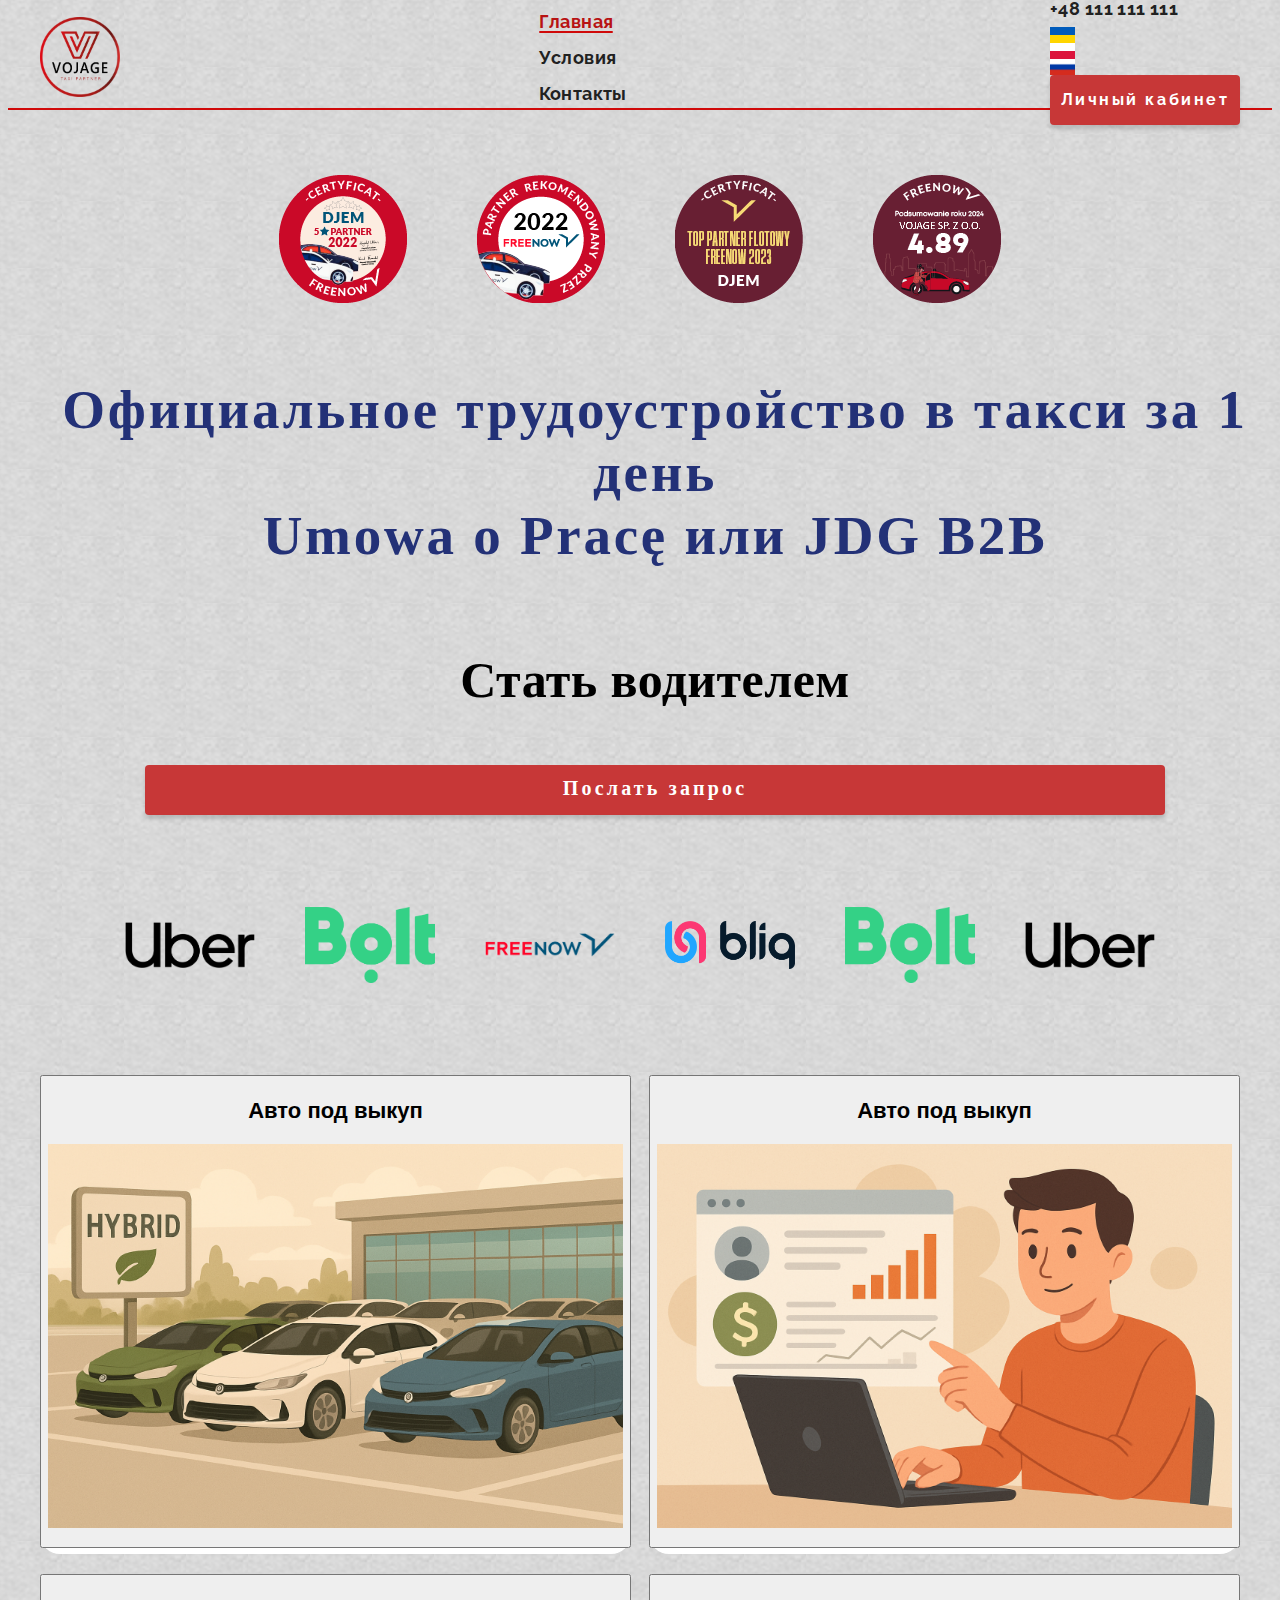
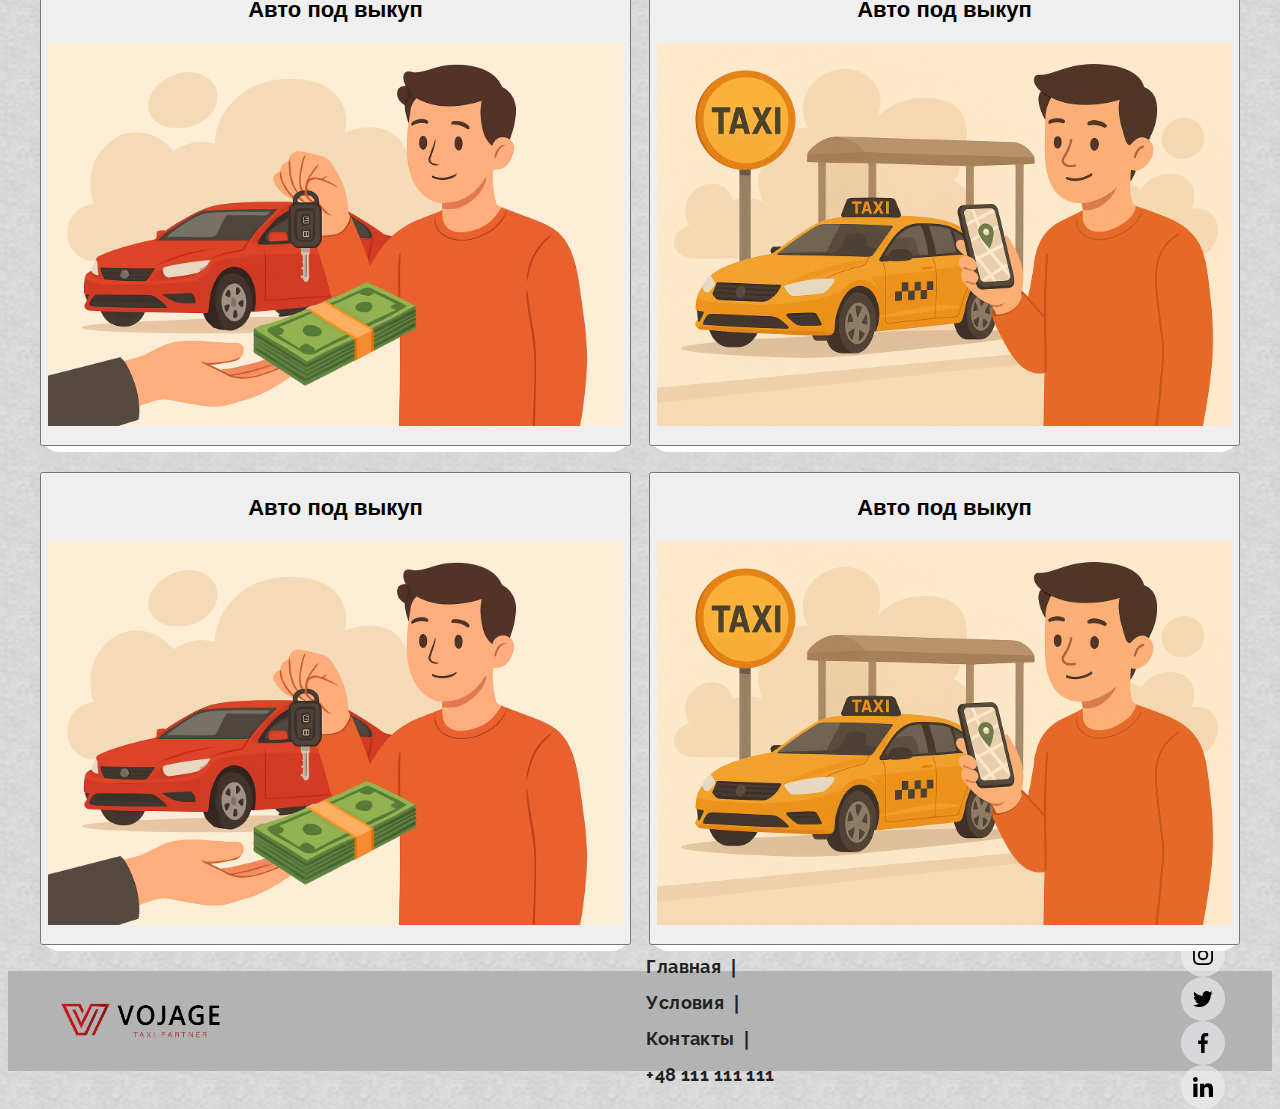
<file: index1.html>
<!DOCTYPE html>
<html lang="ru">
  <head>
    <meta charset="UTF-8" />
    <meta http-equiv="X-UA-Compatible" content="IE=edge" />
    <meta name="viewport" content="width=device-width, initial-scale=1.0" />
    <link rel="preconnect" href="https://fonts.googleapis.com" />
    <link rel="preconnect" href="https://fonts.gstatic.com" crossorigin />
    <link
      href="https://fonts.googleapis.com/css2?family=Raleway:wght@700&family=Roboto:wght@400;500;700;900&display=swap"
      rel="stylesheet"
    />
    <title>Vojage</title>
    <link
      rel="stylesheet"
      href="https://cdnjs.cloudflare.com/ajax/libs/modern-normalize/1.1.0/modern-normalize.min.css"
      integrity="sha512-wpPYUAdjBVSE4KJnH1VR1HeZfpl1ub8YT/NKx4PuQ5NmX2tKuGu6U/JRp5y+Y8XG2tV+wKQpNHVUX03MfMFn9Q=="
      crossorigin="anonymous"
      referrerpolicy="no-referrer"
    />
    <link rel="stylesheet" href="./css/styles.css" />
  </head>
  <body>
    <div class="header_gradient"></div>
    <!-- Шапка сайта -->
    <header class="header sticky_header">

      <div class="container footer-social">
        <div class="footer-logo-content">
          <a class="footer-logo" href="./index.html">
            <img src="./images/vojage.png" width="80" lang="en" alt="Vojage" />
          </a>
        </div>
        <ul class="footer-social-list list">
          <li class="footer-social-item"><a class="link footer-social-item-link current" href="./index.html">Главная</a></li>
          <li class="footer-social-item"><a class="link footer-social-item-link" href="./conditions.html">Условия</a></li>
          <li class="footer-social-item"><a class="link footer-social-item-link" href="./contacts.html">Контакты</a></li>
        </ul>
        <div class="footer-social">
          <ul class="footer-social-list list">
            <li class="footer-social-item">
              <a class="link footer-social-item-link footer-social-item-link-1" href="tel:+48111111111">+48 111 111 111</a>
            </li>
            <li class="footer-social-item">
              <a class="footer-social-link-1 link" href="">
                <img
                  class="certificates-item-content-image img"
                  src="./images/ua.png"
                  width="25"
                />
              </a>
            </li>
              <li class="footer-social-item">
                <a class="footer-social-link-1 link" href="">
                  <img
                    class="certificates-item-content-image img"
                    src="./images/pl.png"
                    width="25"
                  />
                </a>
              </li>
                <li class="footer-social-item">
                  <a class="footer-social-link-1 link" href="">
                    <img
                      class="certificates-item-content-image img"
                      src="./images/ru.png"
                      width="25"
                    />
                  </a>
                </li>
                <li class="footer-social-item">
                  <div class="footer-social">
                    <button class="header-button btn" type="button">Личный кабинет</button>
                  </div>
                </li>
          </ul>
        </div>
      </div>
    </header>
    <!-- Уникальный контент страницы -->
    <main>
      <!-- Сертификаты -->
      <section class="certificates section">
        <div class="container">
          <h2 class="visually-hidden">Сертификаты</h2>
          <ul class="certificates-list list">
            <li class="certificates-item">
              <div class="certificates-item-content">
                <img
                  class="certificates-item-content-image"
                  src="./images/partner1.png"
                  alt="Сертификат 1"
                />
              </div>
            </li>
            <li class="certificates-item">
              <div class="certificates-item-content">
                <img
                  class="certificates-item-content-image"
                  src="./images/partner2.png"
                  alt="Сертификат 2"
                />
              </div>
            </li>
            <li class="certificates-item">
              <div class="certificates-item-content">
                <img
                  class="certificates-item-content-image"
                  src="./images/partner3.png"
                  alt="Сертификат 3"
                />
              </div>
            </li>
            <li class="certificates-item">
              <div class="certificates-item-content">
                <img
                  class="certificates-item-content-image"
                  src="./images/partner4.png"
                  alt="Сертификат 4"
                />
              </div>
            </li>
          </ul>
        </div>
      </section>

      <!-- Герой -->
      <section class="hero">
        <div class="container">
          <h1 class="hero-title">Официальное трудоустройство в такси за 1 день</h1>
          <p class="hero-title">
            <span lang="pl">Umowa o Pracę</span> или <span lang="en">JDG B2B</span>
          </p>
          <br />
          <br />
          <br />
          <p class="hero-p">Стать водителем</p>
          <br />
          <br />
          <div class="hero-modal hero-title">
            <button class="hero-button btn" type="button" >Послать запрос</button>
          </div>
        </div>
        <div class="hero-padding"></div>
      </section>
      <section class="partners section">
        <div class="container">
          <h2 class="visually-hidden">Партнерка</h2>
          <ul class="partners-list list">
            <li class="partners-item">
              <div class="partners-item-content">
                <img
                  class="partners-item-content-image img"
                  src="./images/uber.png"
                  alt="Сертификат 1"
                  width="130"
                />
              </div>
            </li>
            <li class="partners-item">
              <div class="partners-item-content">
                <img
                  class="partners-item-content-image img"
                  src="./images/bolt.png"
                  alt="Сертификат 2"
                  width="130"
                />
              </div>
            </li>
            <li class="partners-item">
              <div class="partners-item-content">
                <img
                  class="partners-item-content-image img"
                  src="./images/freenow.png"
                  alt="Сертификат 3"
                  width="130"
                />
              </div>
            </li>
            <li class="partners-item">
              <div class="partners-item-content">
                <img
                  class="partners-item-content-image img"
                  src="./images/bliq.png"
                  alt="Сертификат 4"
                  width="130"
                />
              </div>
            </li>
            <li class="partners-item">
              <div class="partners-item-content">
                <img
                  class="partners-item-content-image img"
                  src="./images/bolt.png"
                  alt="Сертификат 5"
                  width="130"
                />
              </div>
            </li>
            <li class="partners-item">
              <div class="partners-item-content">
                <img
                  class="partners-item-content-image img"
                  src="./images/uber.png"
                  alt="Сертификат 6"
                  width="130"
                />
              </div>
            </li>
          </ul>
        </div>
      </section>

      <!-- Преимущества -->
      <section class="advantages section">
        <div class="container">
          <h2 class="visually-hidden">Наши преимущества</h2>
          <ul class="advantages-list list">
            <li class="advantages-item a1 picture__wrapper">
              <button  class="test" type="button" data-modal-open-1>
                <div>
              <div class="advantages-item-content">
                <h3 class="advantages-item-title">Авто под выкуп</h3>
              </div>
              <div class="advantages-item-1">
                <img
                  class="advantages-item-image"
                  src="./images/avto.png"
                  alt="Кабинет"
                  width="550"
                />
              </div></div></button>
            </li>
            <li class="advantages-item a1 picture__wrapper">
              <button  class="test" type="button" data-modal-open-2>
                <div>
              <div class="advantages-item-content">
                <h3 class="advantages-item-title">Авто под выкуп</h3>
              </div>
              <div class="advantages-item-1">
                <img
                  class="advantages-item-image"
                  src="./images/kabinet.png"
                  alt="Кабинет"
                  width="550"
                />
              </div></div></button>
            </li>
          </ul>
        </div>
      </section>
      <section class="advantages section">
        <div class="container">
          <h2 class="visually-hidden">Наши преимущества</h2>
          <ul class="advantages-list list">
            <li class="advantages-item a1 picture__wrapper">
              <button  class="test" type="button" data-modal-open-3>
                <div>
              <div class="advantages-item-content">
                <h3 class="advantages-item-title">Авто под выкуп</h3>
              </div>
              <div class="advantages-item-1">
                <img
                  class="advantages-item-image"
                  src="./images/podwyk.png"
                  alt="Кабинет"
                  width="550"
                />
              </div></div></button>
            </li>
            <li class="advantages-item a1 picture__wrapper">
              <button  class="test" type="button" data-modal-open-4>
                <div>
              <div class="advantages-item-content">
                <h3 class="advantages-item-title">Авто под выкуп</h3>
              </div>
              <div class="advantages-item-1">
                <img
                  class="advantages-item-image"
                  src="./images/postoi.png"
                  alt="Кабинет"
                  width="550"
                />
              </div></div></button>
            </li>
          </ul>
        </div>
      </section>
      <section class="advantages section">
        <div class="container">
          <h2 class="visually-hidden">Наши преимущества</h2>
          <ul class="advantages-list list">
            <li class="advantages-item a1 picture__wrapper">
              <button  class="test" type="button" data-modal-open-5>
                <div>
              <div class="advantages-item-content">
                <h3 class="advantages-item-title">Авто под выкуп</h3>
              </div>
              <div class="advantages-item-1">
                <img
                  class="advantages-item-image"
                  src="./images/podwyk.png"
                  alt="Кабинет"
                  width="550"
                />
              </div></div></button>
            </li>
            <li class="advantages-item a1 picture__wrapper">
              <button  class="test" type="button" data-modal-open-6>
                <div>
              <div class="advantages-item-content">
                <h3 class="advantages-item-title">Авто под выкуп</h3>
              </div>
              <div class="advantages-item-1">
                <img
                  class="advantages-item-image"
                  src="./images/postoi.png"
                  alt="Кабинет"
                  width="550"
                />
              </div></div></button>
            </li>
          </ul>
        </div>
      </section>
      <!-- Партнерка -->
      
    </main>
    <!-- Футер -->
    <footer class="footer">
      <div class="container footer-social">
        <div class="footer-logo-content">
          <a class="footer-logo" href="./index.html">
            <img src="./images/vojage-1.png" width="200" lang="en" alt="Vojage" />
          </a>
        </div>
        <ul class="footer-social-list list">
          <li class="footer-social-item"><a class="link footer-social-item-link" href="./index.html">Главная</a>         &#10072</li>
          <li class="footer-social-item"><a class="link footer-social-item-link" href="./conditions.html">Условия</a>         &#10072</li>
          <li class="footer-social-item"><a class="link footer-social-item-link" href="./contacts.html">Контакты</a>         &#10072</li>
          <li class="footer-social-item">
            <a class="link footer-social-item-link" href="tel:+48111111111">+48 111 111 111</a>
          </li>
        </ul>
        <div class="footer-social">
          <ul class="footer-social-list list">
            <li class="footer-social-item">
              <a class="footer-social-link link" href="">
                <svg class="footer-social-link-icon" width="20" height="20">
                  <use href="./images/icons.svg#icon-instagram"></use>
                </svg>
              </a>
            </li>
            <li class="footer-social-item">
              <a class="footer-social-link link" href="">
                <svg class="footer-social-link-icon" width="20" height="20">
                  <use href="./images/icons.svg#icon-twitter"></use>
                </svg>
              </a>
            </li>
            <li class="footer-social-item">
              <a class="footer-social-link link" href="">
                <svg class="footer-social-link-icon" width="20" height="20">
                  <use href="./images/icons.svg#icon-facebook"></use>
                </svg>
              </a>
            </li>
            <li class="footer-social-item">
              <a class="footer-social-link link" href="">
                <svg class="footer-social-link-icon" width="20" height="20">
                  <use href="./images/icons.svg#icon-linkedin"></use>
                </svg>
              </a>
            </li>
          </ul>
        </div>
      </div>
    </footer>
    <div class="backdrop is-hidden" data-modal>
      <div class="modal">
        <button class="button-close" type="button" title="Закрыть" data-modal-close-1>
          <svg class="button-сlose-icon" width="11" height="11">
            <use href="./images/icons.svg#icon-close"></use>
          </svg>
        </button>
        <div class="troll">
        ААААААААААААААААААААААААААААААААААААААААААААААААААААА
        <br> ПАМАГІТЄ !!!!!!!!!!!!!!!!!!!!!!!!!!!!!!!!!!!!!!!!!! </div>
      </div>
    </div>
    <script src="./js/modal-1.js"></script>
    <script src="./js/modal-2.js"></script>
    <script src="./js/modal-3.js"></script>
    <script src="./js/modal-4.js"></script>
    <script src="./js/modal-5.js"></script>
    <script src="./js/modal-6.js"></script>
  </body>
</html>
</file>
<file: css/styles.css>
/*--------------GENERAL------------*/
p,
h1,
h2,
h3,
h4,
h5,
h6 {
  margin: 0;
}
ul {
  margin: 0;
  padding-left: 0;
}
body {
  font-weight: 400;
  background: url('/images/b.png');
  background-color: #f2f0f0;
  color: #212121;
  font-family: 'Raleway', sans-serif;
  font-size: 14px;
  line-height: 2;
  letter-spacing: 0.03em;
}
.container {
  padding: 0 15px;
  margin: 0 auto;
}
.section {
  padding-top: 25px;
  padding-bottom: 25px;
}
@media screen and (min-width: 480px) {
  .container {
    width: 480px;
  }
}
@media screen and (min-width: 768px) {
  .container {
    width: 768px;
  }
}
@media screen and (min-width: 1200px) {
  .container {
    width: 1200px;
  }
}
.img {
  display: block;
  max-width: 100%;
  height: auto;
}
.link {
  color: #212121;
  text-decoration: none;
}
.margin {
  margin-bottom: 5px;
}
.list {
  list-style: none;
}
.big-text {
  line-height: 2.7;
  font-size: 22px;
}
.big-text-1 {
  font-size: 21px;
}
.little-text {
  text-align: left;
  font-size: 17px;
  font-weight: 500;
  line-height: 1.18;
}
.visually-hidden {
  position: absolute;
  white-space: nowrap;
  width: 1px;
  height: 1px;
  overflow: hidden;
  border: 0;
  padding: 0;
  clip: rect(0 0 0 0);
  clip-path: inset(50%);
  margin: -1px;
}
.btn {
  font-family: inherit;
  font-size: 16px;
  text-align: center;
  cursor: pointer;
}
.current {
  color: rgb(184, 19, 19);
  position: relative;
}
.current::after {
  content: '';
  position: absolute;
  left: 0;
  bottom: -1px;
  width: 100%;
  height: 2px;
  border-radius: 2px;
  background-color: #d00a0a;
}
.position {
  margin-left: 20px;
  margin-right: 20px;
  padding-top: 20px;
  padding-left: 20px;
  padding-right: 10px;
  padding-bottom: 20px;
}
.shadow-main {
  box-shadow: 0px 0px 10px 5px #00000049;
}
/*--------------CONDITIONS------------*/
.conditions-link {
  color: rgb(53, 19, 132);
}
.conditions-link:hover,
.conditions-link:focus {
  color: rgb(184, 19, 19);
}
.conditions-ul {
  font-size: 20px;
  line-height: 2.3;
  padding-left: 25px;
}
.conditions-ul-1 {
  font-size: 20px;
  line-height: 2.3;
  padding-left: 55px;
}
.conditions-ul-2 {
  font-size: 16px;
  line-height: 1.3;
  padding-left: 25px;
}
.conditions-li {
  line-height: 1.8;
}
.conditions.section {
  padding-top: 25px;
  padding-bottom: 45px;
}
.conditions-item {
  background-color: #ffffffad;
  border-radius: 20px;
  border-color: #000;
  border: 1px;
  margin-bottom: 20px;
  font-size: 20px;
}
/*--------------CONTACTS------------*/
.contacts-link {
  color: rgb(53, 19, 132);
}
.contacts-link:hover,
.contacts-link:focus {
  color: rgb(184, 19, 19);
}
.contacts-ul {
  font-size: 20px;
  line-height: 2.3;
  padding-left: 25px;
}
.contacts-item {
  background-color: #ffffffad;
  border-radius: 20px;
  border-color: #000;
  border: 1px;
  margin-bottom: 20px;
  font-size: 20px;
}
/*--------------MOB MENU------------*/
.menu-btn {
  display: -webkit-inline-box;
  display: -ms-inline-flexbox;
  display: inline-flex;
  position: absolute;
  right: 15px;
  top: 15px;
  padding: 0;
  background-color: transparent;
  border: none;
}
@media screen and (min-width: 768px) {
  .menu-btn {
    display: none;
  }
}
.menu-btn__icon-menu {
  cursor: pointer;
  fill: #212121;
  -webkit-transition: fill 250ms cubic-bezier(0.4, 0, 0.2, 1);
  transition: fill 250ms cubic-bezier(0.4, 0, 0.2, 1);
}
.mob-menu__item {
  justify-content: center;
  display: flex;
}
.mob-menu {
  justify-content: center;
  display: -webkit-box;
  display: -ms-flexbox;
  display: flex;
  -webkit-box-orient: vertical;
  -webkit-box-direction: normal;
  -ms-flex-direction: column;
  flex-direction: column;
  -webkit-box-pack: justify;
  -ms-flex-pack: justify;
  justify-content: space-between;
  position: fixed;
  left: 0;
  top: 0;
  width: 100%;
  height: 100%;
  z-index: 10;
  overflow: scroll;
  padding: 48px 48px 48px 48px;
  -webkit-box-shadow: 0px 4px 8px rgba(0, 0, 0, 0.04), 0px 2px 4px rgba(0, 0, 0, 0.08),
    0px 1px 3px rgba(0, 0, 0, 0.16);
  box-shadow: 0px 4px 8px rgba(0, 0, 0, 0.04), 0px 2px 4px rgba(0, 0, 0, 0.08),
    0px 1px 3px rgba(0, 0, 0, 0.16);
  background-color: #dbdbdb;
  -webkit-transition: opacity 250ms cubic-bezier(0.4, 0, 0.2, 1),
    visibility 250ms cubic-bezier(0.4, 0, 0.2, 1),
    -webkit-transform 250ms cubic-bezier(0.4, 0, 0.2, 1);
  transition: opacity 250ms cubic-bezier(0.4, 0, 0.2, 1),
    visibility 250ms cubic-bezier(0.4, 0, 0.2, 1),
    -webkit-transform 250ms cubic-bezier(0.4, 0, 0.2, 1);
  transition: transform 250ms cubic-bezier(0.4, 0, 0.2, 1),
    opacity 250ms cubic-bezier(0.4, 0, 0.2, 1), visibility 250ms cubic-bezier(0.4, 0, 0.2, 1);
  transition: transform 250ms cubic-bezier(0.4, 0, 0.2, 1),
    opacity 250ms cubic-bezier(0.4, 0, 0.2, 1), visibility 250ms cubic-bezier(0.4, 0, 0.2, 1),
    -webkit-transform 250ms cubic-bezier(0.4, 0, 0.2, 1);
}
@media screen and (min-width: 768px) {
  .mob-menu {
    display: none;
  }
}
.mob-menu.is-hidden {
  opacity: 0;
  visibility: hidden;
  -webkit-transform: translateX(100%);
  transform: translateX(100%);
}
.menu-btn-close {
  display: -webkit-inline-box;
  display: -ms-inline-flexbox;
  display: inline-flex;
  position: absolute;
  right: 15px;
  top: 20px;
  padding: 0;
  background-color: transparent;
  border: none;
}
@media screen and (min-width: 768px) {
  .menu-btn-close {
    display: none;
  }
}
.menu-btn-close__icon-menu-close {
  cursor: pointer;
  fill: #212121;
  -webkit-transition: fill 250ms cubic-bezier(0.4, 0, 0.2, 1);
  transition: fill 250ms cubic-bezier(0.4, 0, 0.2, 1);
}
.mob-menu__item:not(:last-child) {
  margin-bottom: 32px;
}
.mob-menu__link {
  font-size: 40px;
  font-weight: 500;
  line-height: 1.18;
  letter-spacing: 0.02em;
  letter-spacing: 0.02em;
  color: #212121;
  -webkit-transition: color 250ms cubic-bezier(0.4, 0, 0.2, 1);
  transition: color 250ms cubic-bezier(0.4, 0, 0.2, 1);
}
.mob-menu__link--current {
  color: #c64c4c;
}
@media screen and (max-width: 479.98px) {
  .mob-menu__link {
    font-size: 8.333vw;
  }
}
.mob-menu__link:hover,
.mob-menu__link:focus {
  color: #c64c4c;
}
.mob-menu__navigation {
  margin-top: 30px;
}
.mob-menu__tel {
  font-size: 34px;
  font-weight: 500;
  line-height: 1.18;
  letter-spacing: 0.02em;
  color: #212121;
  -webkit-transition: color 250ms cubic-bezier(0.4, 0, 0.2, 1);
  transition: color 250ms cubic-bezier(0.4, 0, 0.2, 1);
}
.mob-menu__tel:hover,
.mob-menu__tel:focus {
  color: #c64c4c;
}
@media screen and (max-width: 479.98px) {
  .mob-menu__tel {
    font-size: 7.08vw;
  }
}
/*--------------HEADER------------*/
@media screen and (max-width: 1199.98px) {
  .header-social-item-link-tel {
    position: absolute;
    white-space: nowrap;
    width: 1px;
    height: 1px;
    overflow: hidden;
    border: 0;
    padding: 0;
    clip: rect(0 0 0 0);
    clip-path: inset(50%);
    margin: -1px;
  }
}
@media screen and (max-width: 767.98px) {
  .header-social-item-link-tel {
    position: absolute;
    white-space: nowrap;
    width: 1px;
    height: 1px;
    overflow: hidden;
    border: 0;
    padding: 0;
    clip: rect(0 0 0 0);
    clip-path: inset(50%);
    margin: -1px;
  }
  .header-social-list {
    position: absolute;
    white-space: nowrap;
    width: 1px;
    height: 1px;
    overflow: hidden;
    border: 0;
    padding: 0;
    clip: rect(0 0 0 0);
    clip-path: inset(50%);
    margin: -1px;
  }

  .header-social {
    position: relative;
    display: flex;
  }
  .header-social-item:not(:last-child) {
    margin-right: 16px;
  }
}
@media screen and (min-width: 768px) {
  .header-social-list {
    display: flex;
    align-items: center;
    justify-content: center;
    padding-bottom: 10px;
    padding-top: 5px;
    margin-left: 10px;
  }
  .header-social {
    display: flex;
  }
  .header-social-item:not(:last-child) {
    margin-right: 6px;
  }
}
@media screen and (min-width: 1200px) {
  .header-social-item-link-tel {
    margin-left: 160px;
    margin-right: 0;
    font-weight: 700;
    font-size: 23px;
  }
  .header .container {
    width: 1200px;
    height: 100px;
    display: flex;
    align-items: center;
    justify-content: space-between;
  }
  .header-social-list {
    display: flex;
    align-items: center;
    justify-content: center;
    padding-bottom: 10px;
    padding-top: 5px;
  }
  .header-social {
    display: block;
  }
  .header-social-item:not(:last-child) {
    margin-right: 16px;
  }
}
.header-social-list-b {
  display: flex;
  align-items: center;
  justify-content: center;
}
.header-social-item {
  font-weight: 700;
  font-size: 18px;
}
.header-social-item-link:hover,
.header-social-item-link:focus {
  color: rgb(184, 19, 19);
}
.header-social-link {
  display: flex;
  justify-content: center;
  align-items: center;
  width: 44px;
  height: 44px;
  border-radius: 50%;
  background-color: rgba(255, 255, 255, 0.729);
  transition: background-color 250ms cubic-bezier(0.4, 0, 0.2, 1);
}
.header-social-link:hover,
.header-social-link:focus {
  background-color: rgb(229, 205, 140);
}
.header-social-link-1 {
  display: flex;
  justify-content: center;
  align-items: center;
  width: 44px;
  height: 44px;
  border-radius: 50%;
  background-color: rgb(201 201 201);
  transition: background-color 250ms cubic-bezier(0.4, 0, 0.2, 1);
}
.header-social-link-1:hover,
.header-social-link-1:focus {
  background-color: rgba(103, 102, 99, 0.466);
}
.header-item-content-image {
  max-width: 60px;
  height: auto;
  display: block;
}
.header-logo {
  margin-left: 0;
  margin-top: 7px;
}
.header-logo-content {
  align-items: center;
  justify-content: center;
  display: flex;
}
.sticky-header {
  position: fixed !important;
  z-index: 1000;
  box-shadow: 0 0 10px 0 rgba(16, 67, 123, 0.2);
  position: fixed !important;
  left: 0;
  right: 0;
  background-color: #dbdbdb;
}
.header {
  border-bottom: 2px solid #d00a0a;
  align-items: center;
  position: relative;
}
.header-button {
  padding-top: 10px;
  padding-bottom: 10px;
  border: 0;
  background-color: rgb(199, 55, 55);
  color: #ffffff;
  font-weight: 700;
  line-height: 1.88;
  letter-spacing: 0.16em;
  display: block;
  height: 50px;
  width: 190px;
  margin-left: auto;
  margin-right: auto;
  border-radius: 4px;
  box-shadow: 0px 4px 4px rgba(0, 0, 0, 0.15);
  transition: background-color 250ms cubic-bezier(0.4, 0, 0.2, 1);
}
.header-button:hover,
.header-button:focus {
  background-color: rgb(181, 20, 20);
}
/*--------------HERO------------*/
.hero-title {
  color: #233177;
  font-family: Montserrat;
  font-size: 55px;
  font-style: normal;
  font-weight: 700;
  line-height: normal;
  letter-spacing: 2.75px;
  text-align: center;
}
.hero-p {
  color: #000;
  font-family: Montserrat;
  font-size: 50px;
  font-style: normal;
  font-weight: 700;
  line-height: normal;
  text-align: center;
}
.hero-modal {
  margin-left: 90px;
  margin-right: 90px;
}
.hero-button {
  font-size: 20px;
  padding-bottom: 3px;
  border: 0;
  background-color: rgb(199, 55, 55);
  color: #ffffff;
  font-weight: 700;
  line-height: 1.88;
  letter-spacing: 0.16em;
  display: block;
  height: 50px;
  width: 100%;
  margin-left: auto;
  margin-right: auto;
  border-radius: 4px;
  box-shadow: 0px 4px 4px rgba(0, 0, 0, 0.15);
  transition: background-color 250ms cubic-bezier(0.4, 0, 0.2, 1);
}
@media (max-width: 1199.98px) {
  .hero-title {
    font-size: 46px;
  }
  .hero-p {
    font-size: 44px;
  }
  .hero-modal {
    margin-left: 40px;
    margin-right: 40px;
  }
}
@media (max-width: 767.98px) {
  .hero-title {
    font-size: 36px;
  }
  .hero-p {
    font-size: 34px;
  }
  .hero-modal {
    margin-left: 40px;
    margin-right: 40px;
  }
}
@media (max-width: 479.98px) {
  .hero-title {
    font-size: 28px;
  }
  .hero-p {
    font-size: 26px;
  }
  .hero-modal {
    margin-left: 30px;
    margin-right: 30px;
  }
  .hero-button {
    font-size: 16px;
  }
}
.hero {
  max-width: 1200px;
  padding-top: 10px;
  padding-bottom: 10px;
  margin: 0 auto;
  background-repeat: no-repeat;
  background-position: center;
  background-size: cover;
}
.hero-button:hover,
.hero-button:focus {
  background-color: rgb(181, 20, 20);
}
/*--------------CERTIFICATES------------*/
.certificates.section {
  padding-top: 65px;
  padding-bottom: 65px;
}
.certificates-item-content {
  position: relative;
}
.certificates-list {
  display: flex;
  justify-content: center;
}
.certificates-item {
  display: flex;
  align-items: center;
}
@media (min-width: 0) {
  .certificates-item:not(:last-child) {
    margin-right: 20px;
  }
  .certificates-item-content-image {
    max-width: 60px;
    height: auto;
    display: block;
  }
}
@media (min-width: 480px) {
  .certificates-item:not(:last-child) {
    margin-right: 35px;
  }
  .certificates-item-content-image {
    max-width: 80px;
    height: auto;
    display: block;
  }
}
@media (min-width: 768px) {
  .certificates-item:not(:last-child) {
    margin-right: 50px;
  }
  .certificates-item-content-image {
    max-width: 100px;
    height: auto;
    display: block;
  }
}
@media (min-width: 1200px) {
  .certificates-item:not(:last-child) {
    margin-right: 70px;
  }
  .certificates-item-content-image {
    max-width: 130px;
    height: auto;
    display: block;
  }
}
/*--------------PARTNERS------------*/
@media screen and (min-width: 320px) {
  .partners-1 {
    padding-top: 140px;
  }
}
@media screen and (min-width: 768px) {
  .partners-1 {
    padding-top: 140px;
  }
}
@media screen and (min-width: 1200px) {
  .partners-1 {
    padding-top: 140px;
  }
}
.partners-list {
  display: flex;
  flex-wrap: wrap;
  margin-left: 15px;
  margin-right: 15px;
}
.partners-item {
  flex-basis: calc((100%) / 2);
  margin: 0;
}
.partners.section {
  padding-top: 35px;
  padding-bottom: 35px;
}
@media screen and (min-width: 480px) {
  .partners-list {
    display: flex;
    flex-wrap: wrap;
    margin-left: 30px;
    margin-right: 30px;
  }
  .partners-item {
    flex-basis: calc((100%) / 2);
    margin: 0;
  }
}
@media screen and (min-width: 768px) {
  .partners-list {
    display: flex;
    flex-wrap: wrap;
    margin-left: 40px;
    margin-right: 40px;
  }
  .partners-item {
    flex-basis: calc((100%) / 3);
    margin: 0;
  }
}
@media screen and (min-width: 1200px) {
  .partners-list {
    flex-wrap: nowrap;
    margin-left: 60px;
    margin-right: 60px;
  }
  .partners-item {
    flex-basis: calc((100%) / 6);
  }
  .partners.section {
    padding-top: 75px;
    padding-bottom: 85px;
  }
}
.partners-item-content {
  display: flex;
  justify-content: center;
  align-items: center;
  height: 90px;
}
/*--------------ADVANTAGES------------*/
@media screen and (min-width: 768px) {
  .advantages-list {
    display: flex;
    justify-content: center;
  }
  .advantages-item:not(:last-child) {
    margin-right: 18px;
  }
  .advantages-item {
    margin-bottom: 0;
  }
}
.advantages.section {
  padding-top: 0;
  padding-bottom: 0;
}
.advantages-item-content {
  border-color: #000;
  border: 10px;
  border-radius: 20px;
}
.advantages-list {
  justify-content: center;
}
.advantages-item {
  background-color: #ffffff;
  border-radius: 20px;
  border-color: #000;
  border: 1px;
  margin-bottom: 20px;
}
.advantages-item-title {
  font-weight: 900;
  font-size: 22px;
  line-height: 1.19;
}
.advantages-item-image {
  padding: 0 17px 17px 17px;
  width: 100%;
}
.advantages-item-1 {
  align-items: center;
  justify-content: center;
  display: flex;
}
.advantages-item-content {
  padding: 20px;
}
.picture__wrapper {
  transform: scale(100%);
  transition: transform 250ms cubic-bezier(0.4, 0, 0.2, 1);
  z-index: 0;
}
.picture__wrapper:hover {
  transform: scale(110%);
  z-index: 1;
}
.advantages-item-content-button {
  background-color: rgba(255, 255, 255, 0);
  border: 0;
  cursor: pointer;
}
/*--------------FOOTER------------*/
.footer-logo {
  margin-left: 0;
  margin-top: 7px;
}
.footer-social {
  display: block;
}
.footer-social-item:not(:last-child) {
  margin-right: 15px;
}
.footer-social-item {
  font-weight: 700;
  font-size: 18px;
}
.footer-social-item-link:hover,
.footer-social-item-link:focus {
  color: rgb(184, 19, 19);
}
.footer-social-link {
  display: flex;
  justify-content: center;
  align-items: center;
  width: 44px;
  height: 44px;
  border-radius: 50%;
  background-color: rgb(238 238 241 / 63%);
  transition: background-color 250ms cubic-bezier(0.4, 0, 0.2, 1);
}
.footer-social-link:hover,
.footer-social-link:focus {
  background-color: rgba(130, 124, 124, 0.459);
}
.footer-logo-content {
  align-items: center;
  justify-content: center;
  display: flex;
}
.footer-social-item-tel {
  font-weight: 700;
  font-size: 22px;
  justify-content: center;
  display: flex;
  padding-bottom: 10px;
}
.footer-social-list-a {
  display: flex;
  align-items: center;
  justify-content: center;
  padding-bottom: 10px;
  padding-top: 5px;
}
.footer-social-list-b {
  display: flex;
  align-items: center;
  justify-content: center;
}
.footer {
  background-color: #b3b3b3;
  padding-top: 20px;
  padding-bottom: 30px;
}
@media screen and (min-width: 480px) {
  .footer-social-item-tel {
    font-weight: 700;
    font-size: 22px;
    justify-content: center;
    display: flex;
    padding-bottom: 10px;
  }
  .footer-social-list-a {
    display: flex;
    align-items: center;
    justify-content: center;
    padding-bottom: 10px;
  }
  .footer-social-list-b {
    display: flex;
    align-items: center;
    justify-content: center;
  }
}
@media screen and (min-width: 768px) {
  .footer-social-item-tel {
    font-weight: 700;
    font-size: 22px;
    justify-content: center;
    display: flex;
    padding-bottom: 10px;
  }
  .footer-social-list-a {
    display: flex;
    align-items: center;
    justify-content: center;
    padding-bottom: 10px;
  }
  .footer-social-list-b {
    display: flex;
    align-items: center;
    justify-content: center;
  }
}
@media screen and (min-width: 1200px) {
  .footer .container {
    height: 100px;
    display: flex;
    align-items: center;
    justify-content: space-between;
  }
  .footer-social-item-tel {
    font-weight: 700;
    font-size: 22px;
    margin-left: 150px;
    padding-bottom: 0;
  }
  .footer-social-list-a {
    display: flex;
    align-items: center;
    justify-content: center;
  }

  .footer-social-list-b {
    display: flex;
    align-items: center;
    justify-content: center;
  }
  .footer {
    padding-top: 0;
    padding-bottom: 0;
  }
}
/*--------------CUSTOMERS------------*/
.section__customers {
  padding-bottom: 10px;
}
.swiper {
  width: 100%;
  height: 100%;
  padding-bottom: 32px;
}
.swiper-pagination-bullet {
  width: 12px;
  height: 12px;
  background-color: #d65151;
  opacity: 1;
  transition: transform 250ms cubic-bezier(0.4, 0, 0.2, 1);
}
.swiper-pagination-bullet-active {
  width: 12.4px;
  height: 11.84px;
  background-color: transparent;
  border-radius: unset;
  background-position: top;
  background-repeat: no-repeat;
  background-size: contain;
  background-image: url('/images/mobile/testimonials/home1.svg');
  transform: scale(1.2);
}
.swiper-slide__position {
  justify-content: center;
  display: flex;
}
.swiper-slide__img {
  margin: 0 auto;
  margin-bottom: 32px;
}
@media screen and(min-width: 768px) {
  .swiper-slide__img {
    margin-bottom: 20px;
  }
}
@media screen and(min-width: 1200px) {
  .swiper-slide__img {
    margin-bottom: 16px;
  }
}
.testimonial {
  box-shadow: 0px 0px 10px 5px #00000049;
  margin: 0 auto;
  margin-left: 20px;
  margin-right: 20px;
  margin-bottom: 36px;
  padding: 50px 50px;
  padding-top: 43px;
  padding-bottom: 21px;
  max-width: 100%;
  position: relative;
  background-color: #fafafa;
}
@media screen and(min-width: 480px) {
  .testimonial {
    min-width: 280px;
  }
}
@media screen and(min-width: 768px) {
  .testimonial {
    max-width: 620px;
    padding: 0 6px;
    padding-top: 37px;
    padding-bottom: 36px;
    margin-bottom: 24px;
  }
}
@media screen and(min-width: 1200px) {
  .testimonial {
    max-width: 1034px;
    padding: 0 106px;
    padding-top: 47px;
    padding-bottom: 31px;
    margin-bottom: 36px;
  }
}
.testimonial::before {
  content: '';
  position: absolute;
  top: 30px;
  left: 53px;
  width: 54px;
  height: 40px;
  background-size: contain;
  background-image: url('/images/112x.png');
}
@media (min-device-pixel-ratio: 2), (min-resolution: 192dpi), (min-resolution: 2dppx) {
  .testimonial::before {
    background-image: url('/images/11.png');
  }
}
@media screen and (min-width: 768px) {
  .testimonial::before {
    top: 20px;
    left: 6px;
  }
}
@media screen and (min-width: 1200px) {
  .testimonial::before {
    top: 32px;
    left: 105px;
  }
}
.testimonial__wrapper {
  padding-left: 15px;
  padding-right: 8px;
  padding-bottom: 5px;
  background: repeating-linear-gradient(#fafafa, #fafafa 30px, #e1e1e1 30px, #e1e1e1 31px);
}
@media screen and (min-width: 768px) {
  .testimonial__wrapper {
    padding-left: 45px;
    padding-right: 49px;
  }
}
@media screen and (min-width: 1200px) {
  .testimonial__wrapper {
    padding-left: 36px;
    padding-right: 35px;
    padding-bottom: 8px;
  }
}
.testimonial__text {
  position: relative;
  text-align: center;
  font-weight: 700;
  font-size: 14px;
  line-height: 2.2;
  z-index: 10;
}
@media screen and(min-width: 768px) {
  .testimonial__text {
    font-size: 14px;
    line-height: 2.16;
  }
}
@media screen and(min-width: 1200px) {
  .testimonial__text {
    font-size: 16px;
    line-height: 1.86;
    letter-spacing: 0.04em;
  }
}
.testimonial__name {
  position: relative;

  text-align: center;
  font-weight: 700;
  font-size: 16px;
  line-height: 1.86;
}
@media screen and(min-width: 768px) {
  .testimonial__name {
    font-size: 16px;
    line-height: 1.86;
  }
}
@media screen and(min-width: 1200px) {
  .testimonial__name {
    font-size: 20px;
  }
}
.testimonial__name::after {
  content: '';
  position: absolute;
  top: -16px;
  left: 50%;
  transform: translateX(-50%);
  width: 32px;
  height: 4px;
  background-size: contain;
  background-repeat: no-repeat;
  background-image: url('/images/dots-mark.png');
}
@media (min-device-pixel-ratio: 2), (min-resolution: 192dpi), (min-resolution: 2dppx) {
  .testimonial__name::after {
    background-image: url('/images/dots-mark.png');
  }
}
.swiper-horizontal > .swiper-pagination-bullets .swiper-pagination-bullet,
.swiper-pagination-horizontal.swiper-pagination-bullets .swiper-pagination-bullet {
  margin: 0 var(--swiper-pagination-bullet-horizontal-gap, 9px);
}
/*--------------PHOTO------------*/
.photo-item-content-image-1 {
  display: flex;
  max-width: 90%;
  height: auto;
}
.photo {
  max-width: 1200px;
  padding-bottom: 0;
  margin: 0 auto;
  background-repeat: no-repeat;
  background-position: center;
  background-size: cover;
}
@media screen and (min-width: 320px) {
  .photo {
    padding-top: 110px;
  }
}
@media screen and (min-width: 768px) {
  .photo {
    padding-top: 100px;
  }
}
@media screen and (min-width: 1200px) {
  .photo {
    padding-top: 80px;
  }
}
.photo-stable {
  display: flex;
  justify-content: center;
}
/*--------------MODAL------------*/
.modal-img {
  display: block;
  width: 100%;
}
.modal-position {
  height: auto;
  display: flex;
  flex-direction: column;
  justify-content: space-between;
  gap: 20px;
  font-weight: 700;
  font-size: 23px;
}
/* Стили для подложки */
.overlay {
  /* Скрываем подложку  */
  opacity: 0;
  visibility: hidden;
  position: fixed;
  top: 0;
  left: 0;
  width: 100%;
  height: 100%;
  background-color: rgba(0, 0, 0, 0.5);
  z-index: 20;
  transition: 0.3s all;
}
/* Стили для модальных окон */
.modal {
  /* Скрываем окна  */
  opacity: 0;
  visibility: hidden;
  /*  Установаем ширину окна  */
  width: 100%;
  max-width: 700px;
  /*  Центрируем и задаем z-index */
  position: fixed;
  top: 50%;
  left: 50%;
  transform: translate(-50%, -50%);
  z-index: 1001; /* Должен быть выше чем у подложки*/
  /*  Побочные стили   */
  box-shadow: 0 3px 10px -0.5px rgba(0, 0, 0, 0.2);
  text-align: center;
  padding: 30px;
  border-radius: 3px;
  background-color: #fff;
  transition: 0.3s all;
}
/* Стили для активных классов подложки и окна */
.modal.active,
.overlay.active {
  opacity: 1;
  visibility: visible;
}
/* Стили для кнопки закрытия */
.modal__cross {
  width: 15px;
  height: 15px;
  position: absolute;
  top: 20px;
  right: 20px;
  fill: #444;
  cursor: pointer;
}
</file>
